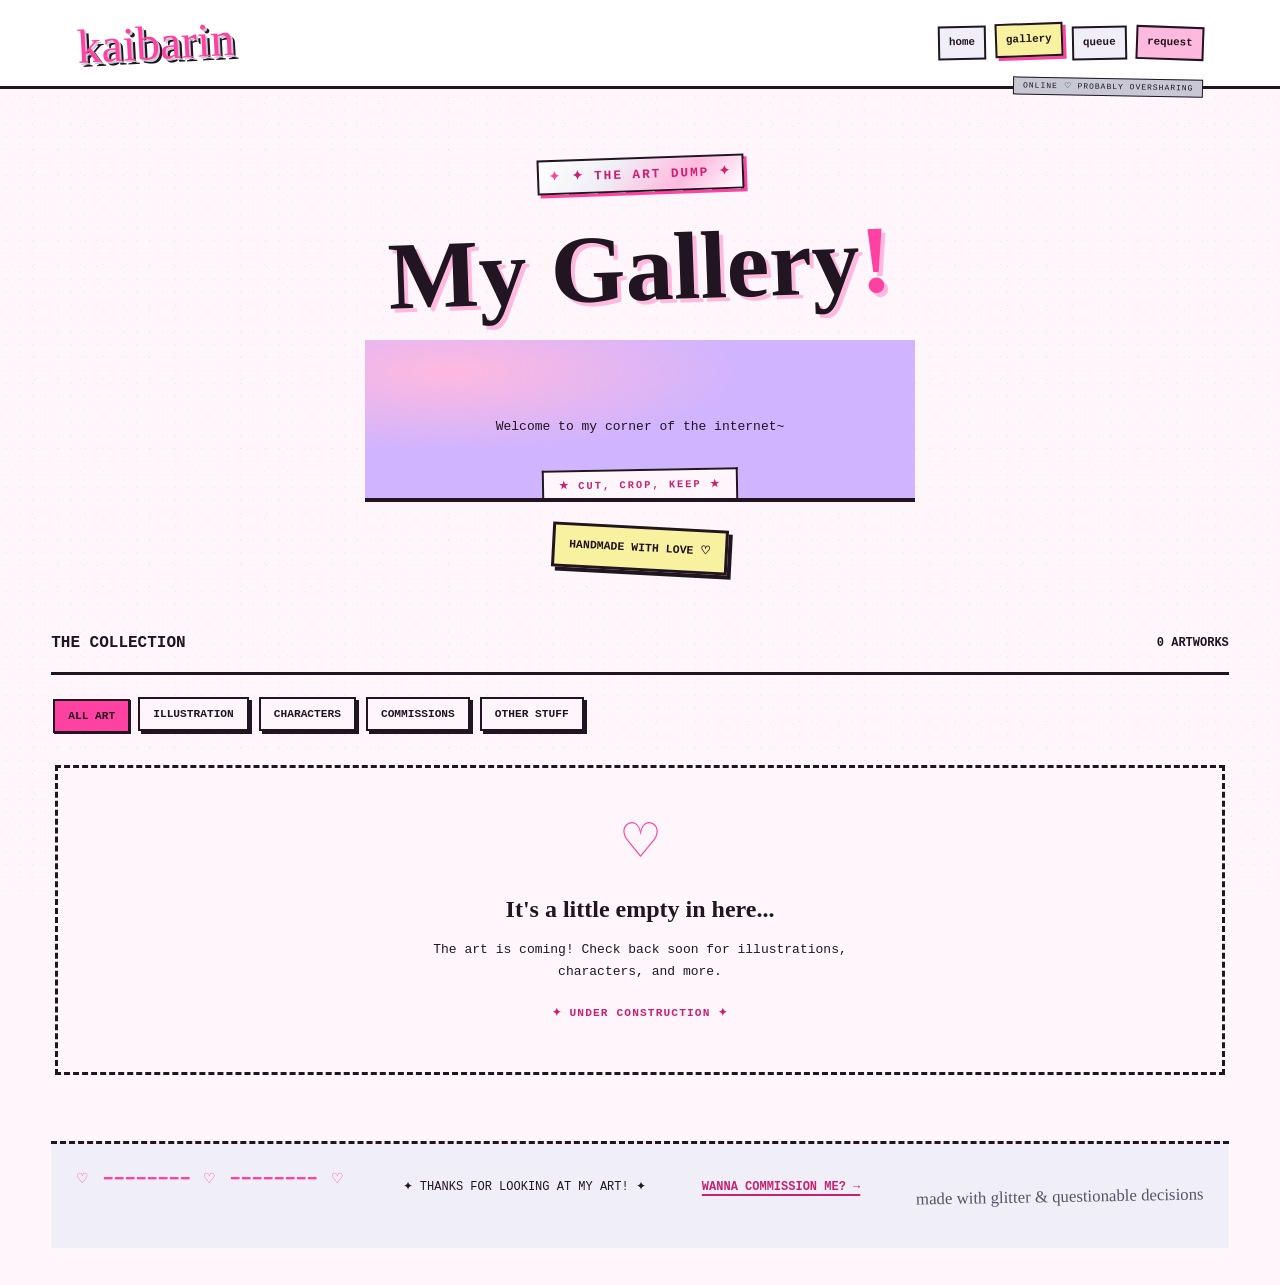
<file: gallery.html>
<!DOCTYPE html>
<html lang="en">

<head>
    <meta charset="UTF-8">
    <meta name="viewport" content="width=device-width, initial-scale=1.0">

    <title>Kaibarin | Art Gallery</title>

    <link rel="stylesheet" href="style.css">

<script src="script.js" defer></script>

</head>

<body>

    <header class="navbar">
        <a class="logo" href="index.html">kaibarin</a>

        <nav aria-label="Main navigation">
            <a href="index.html">Home</a>
            <a href="gallery.html" class="active"
               aria-current="page">Gallery</a>
            <a href="queue.html">Queue</a>
            <a href="request.html">Request</a>
        </nav>
    </header>

    <main class="gallery-page">

        <section class="gallery-header">
            <p class="eyebrow">✦ THE ART DUMP ✦</p>

            <h1>My Gallery<span>!</span></h1>

            <p class="gallery-intro">
                Welcome to my corner of the internet~
            </p>

            <div class="gallery-sticker">
                HANDMADE WITH LOVE ♡
            </div>
        </section>

        <section class="gallery-content"
                 aria-label="Artwork gallery">

            <div class="gallery-toolbar">
                <h2>THE COLLECTION</h2>

                <p class="gallery-total">
                    <span id="gallery-count">0</span> ARTWORKS
                </p>
            </div>

            <div class="gallery-filters"
                 role="group"
                 aria-label="Filter artwork by category">

                <button class="gallery-filter active"
                        type="button"
                        data-filter="all"
                        aria-pressed="true">
                    ALL ART
                </button>

                <button class="gallery-filter"
                        type="button"
                        data-filter="illustration"
                        aria-pressed="false">
                    ILLUSTRATION
                </button>

                <button class="gallery-filter"
                        type="button"
                        data-filter="character"
                        aria-pressed="false">
                    CHARACTERS
                </button>

                <button class="gallery-filter"
                        type="button"
                        data-filter="commission"
                        aria-pressed="false">
                    COMMISSIONS
                </button>

                <button class="gallery-filter"
                        type="button"
                        data-filter="other"
                        aria-pressed="false">
                    OTHER STUFF
                </button>

            </div>

            <div class="gallery-grid" id="gallery-grid">

             
                <div class="gallery-empty" id="gallery-empty">
                    <span class="empty-doodle" aria-hidden="true">♡</span>

                    <h3>It's a little empty in here...</h3>

                    <p>
                        The art is coming! Check back soon for
                        illustrations, characters, and more.
                    </p>

                    <span class="empty-decoration">
                        ✦ UNDER CONSTRUCTION ✦
                    </span>
                </div>

            </div>

        </section>

        <footer class="gallery-footer">
            <p>✦ THANKS FOR LOOKING AT MY ART! ✦</p>
            <a href="request.html">WANNA COMMISSION ME? →</a>
        </footer>

    </main>

</body>
</html>
</file>
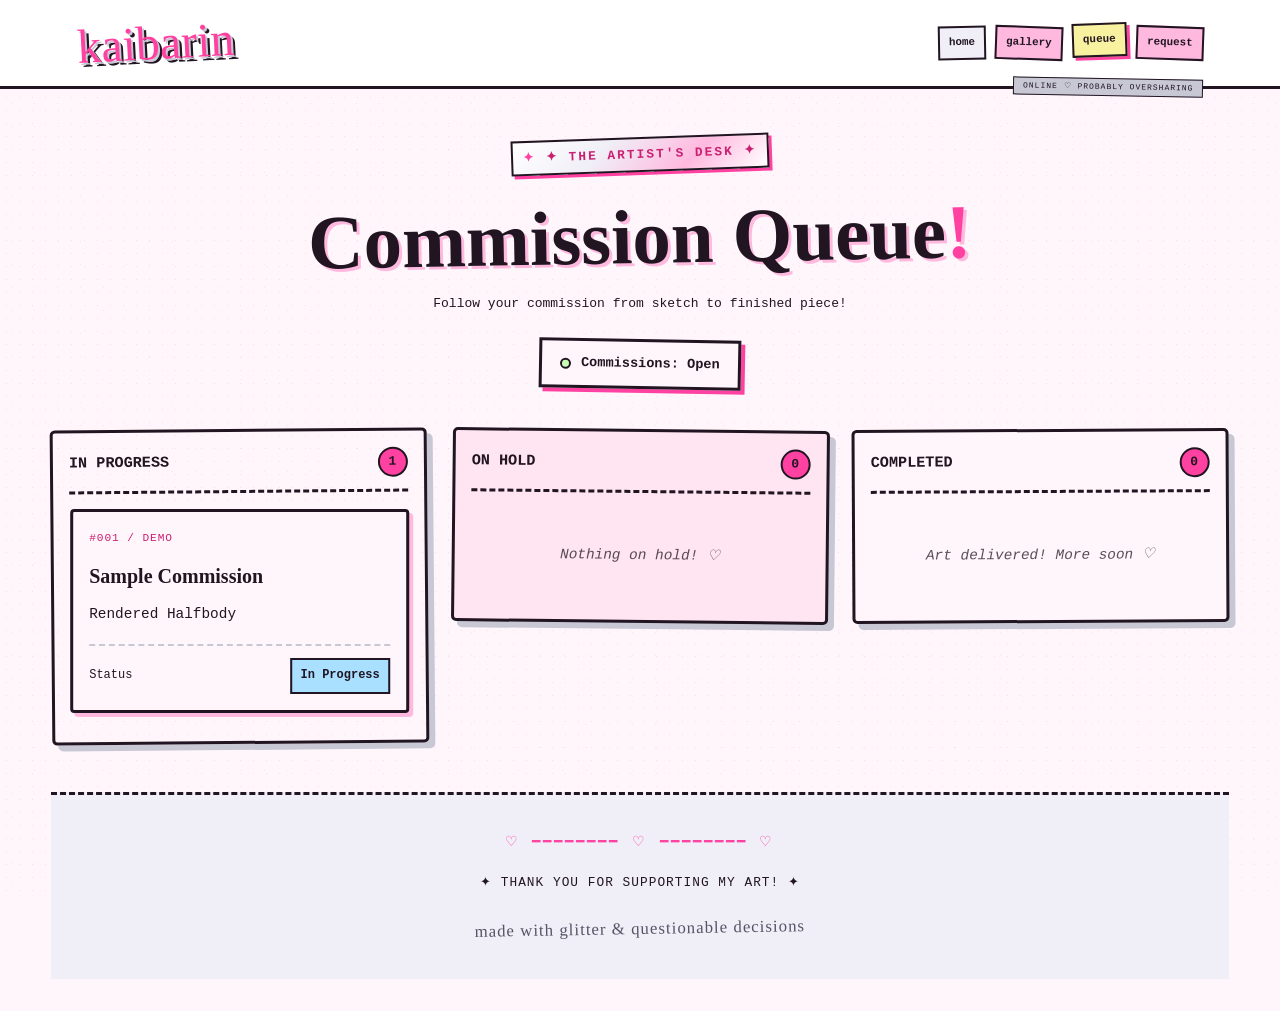
<file: queue.html>
<!DOCTYPE html>
<html lang="en">

<head>
    <meta charset="UTF-8">
    <meta name="viewport" content="width=device-width, initial-scale=1.0">

    <title>Kaibarin | Commission Queue</title>

    <link rel="stylesheet" href="style.css">
  
<script src="script.js" defer></script>


</head>

<body>

    <header class="navbar">
        <a class="logo" href="index.html">kaibarin</a>

        <nav aria-label="Main navigation">
            <a href="index.html">Home</a>
            <a href="gallery.html">Gallery</a>
            <a href="queue.html" class="active" aria-current="page">Queue</a>
            <a href="request.html">Request</a>
        </nav>
    </header>

    <main class="queue-page">

        <section class="queue-header">
            <p class="eyebrow">✦ THE ARTIST'S DESK ✦</p>

            <h1>Commission Queue<span>!</span></h1>

            <p class="queue-intro">
                Follow your commission from sketch to finished piece!
            </p>

            <div class="queue-status" id="commission-status">
                <span class="status-indicator" aria-hidden="true"></span>
                <span>Commissions: Open</span>
            </div>
        </section>

        <section class="queue-container" aria-label="Commission statuses">

            <section class="queue-column" data-status="in-progress">
                <header class="queue-column-header">
                    <h2>IN PROGRESS</h2>
                    <span class="queue-count" data-count="in-progress">1</span>
                </header>

                <div class="queue-cards" id="in-progress-list">

                    <article class="commission-card" data-commission-id="sample-001">
                        <p class="commission-number">#001 / DEMO</p>
                        <h3>Sample Commission</h3>
                        <p class="commission-type">Rendered Halfbody</p>

                        <div class="commission-progress">
                            <span class="progress-label">Status</span>
                            <span class="commission-status-tag">In Progress</span>
                        </div>
                    </article>

                </div>
            </section>

            <section class="queue-column" data-status="on-hold">
                <header class="queue-column-header">
                    <h2>ON HOLD</h2>
                    <span class="queue-count" data-count="on-hold">0</span>
                </header>

                <div class="queue-cards" id="on-hold-list">
                    <p class="queue-empty">Nothing on hold! ♡</p>
                </div>
            </section>

            <section class="queue-column" data-status="completed">
                <header class="queue-column-header">
                    <h2>COMPLETED</h2>
                    <span class="queue-count" data-count="completed">0</span>
                </header>

                <div class="queue-cards" id="completed-list">
                    <p class="queue-empty">Art delivered! More soon ♡</p>
                </div>
            </section>

        </section>

        <footer class="queue-footer">
            <p>✦ THANK YOU FOR SUPPORTING MY ART! ✦</p>
        </footer>

    </main>

</body>
</html>
</file>
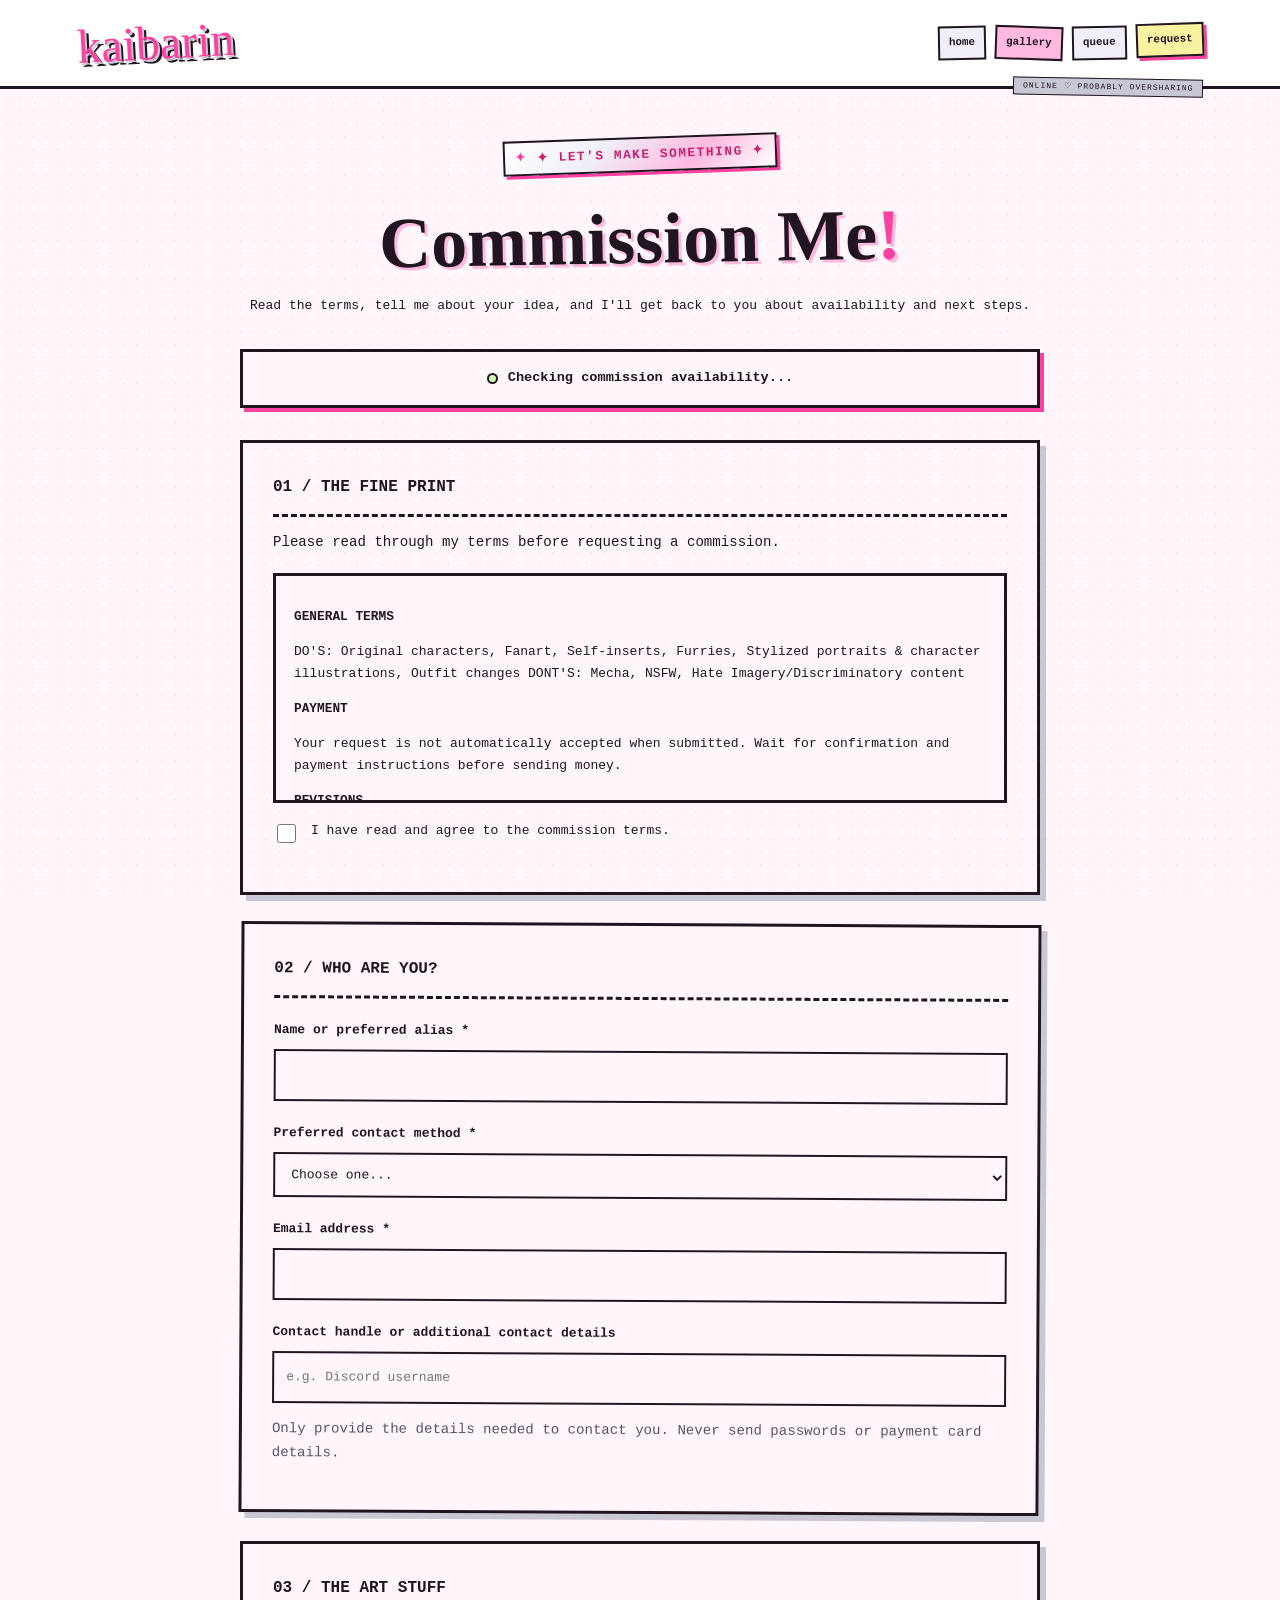
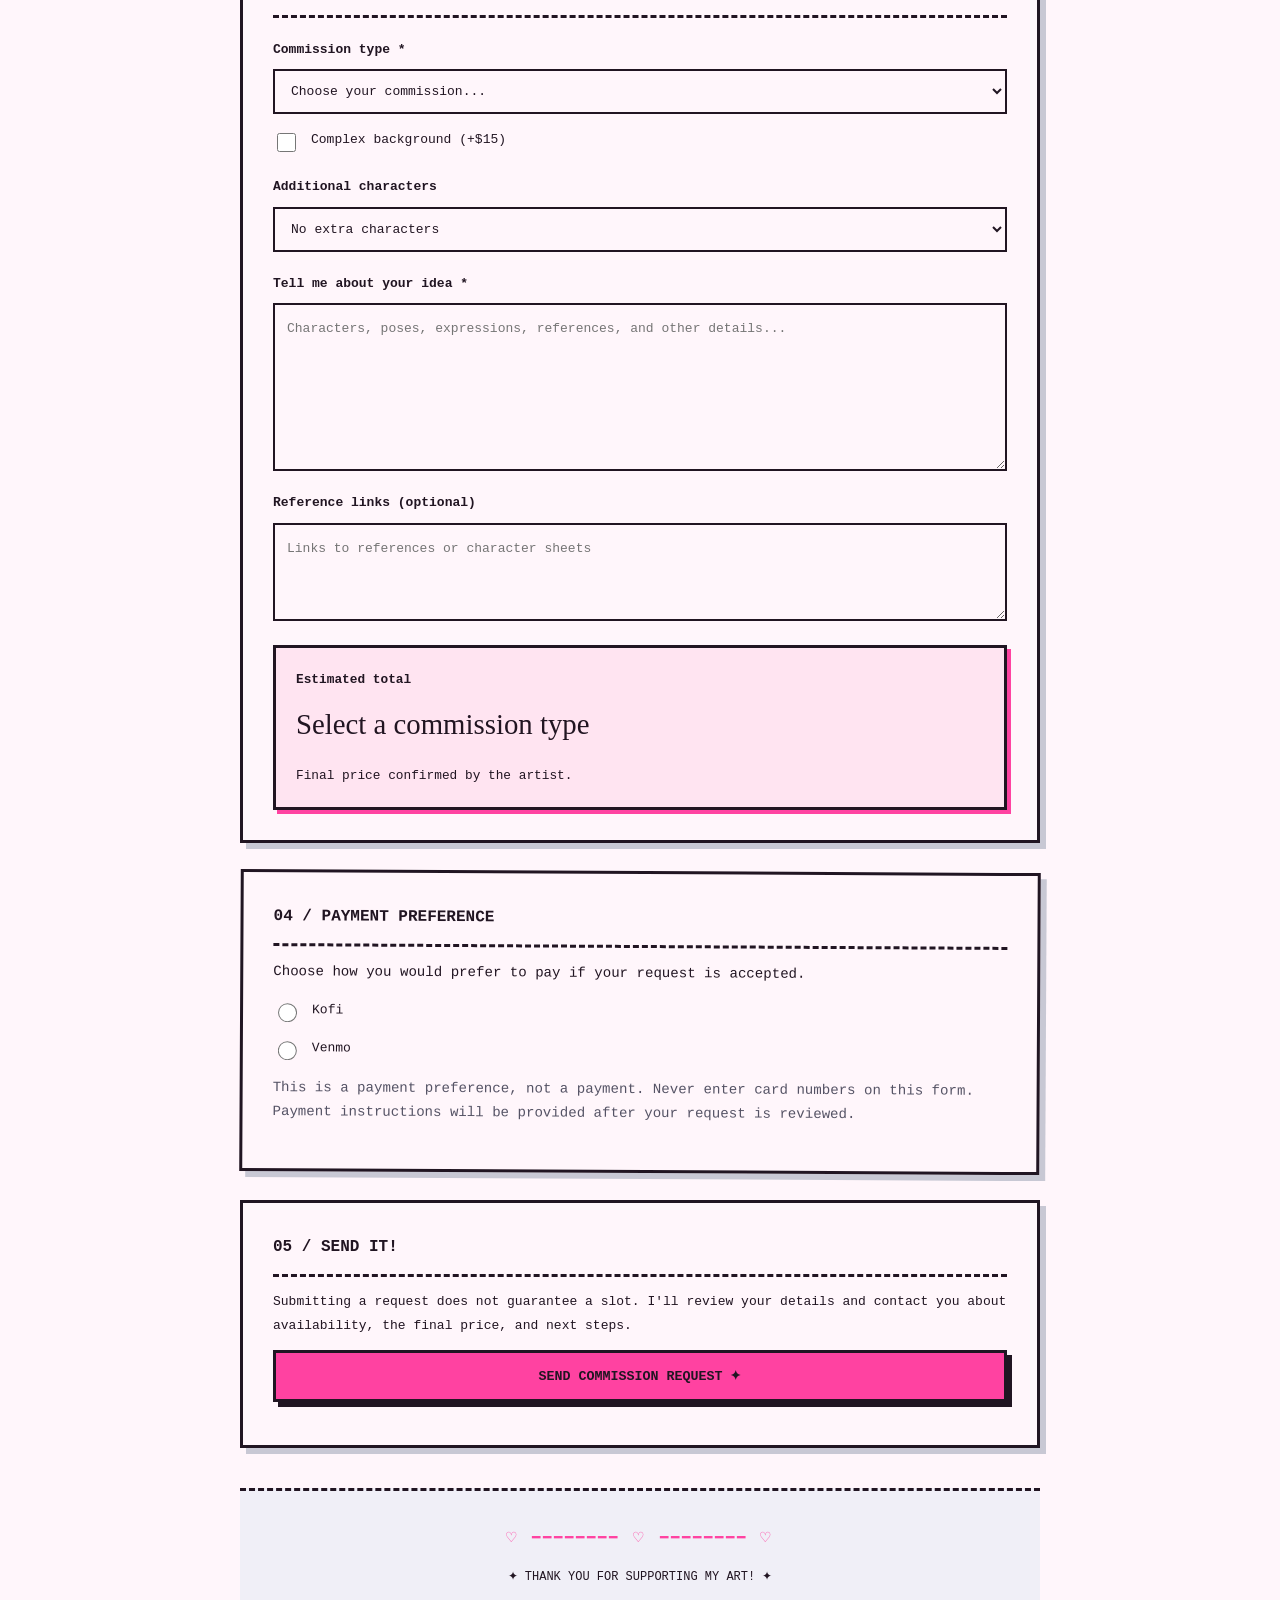
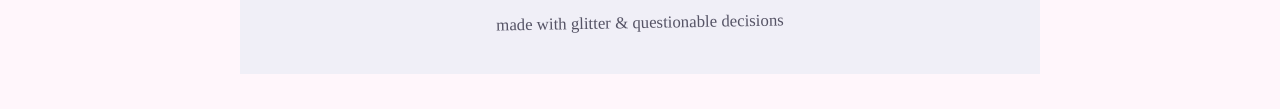
<file: request.html>
<!DOCTYPE html>
<html lang="en">

<head>
    <meta charset="UTF-8">
    <meta name="viewport" content="width=device-width, initial-scale=1.0">

    <title>Kaibarin | Commission Request</title>

    <link rel="stylesheet" href="style.css">

<script src="script.js" defer></script>

</head>

<body>

    <header class="navbar">
        <a class="logo" href="index.html">kaibarin</a>

        <nav aria-label="Main navigation">
            <a href="index.html">Home</a>
            <a href="gallery.html">Gallery</a>
            <a href="queue.html">Queue</a>
            <a href="request.html" class="active"
               aria-current="page">Request</a>
        </nav>
    </header>

    <main class="request-page">

        <header class="request-header">
            <p class="eyebrow">✦ LET'S MAKE SOMETHING ✦</p>
            <h1>Commission Me<span>!</span></h1>
            <p>
                Read the terms, tell me about your idea,
                and I'll get back to you about availability and next steps.
            </p>
        </header>

        <section class="request-availability" id="request-availability">
            <span class="status-indicator" aria-hidden="true"></span>
            <p id="availability-message">
                Checking commission availability...
            </p>
        </section>

        <form id="commission-request-form">

            <!-- TERMS -->

            <section class="request-section">
                <h2>01 / THE FINE PRINT</h2>

                <p class="section-description">
                    Please read through my terms before requesting
                    a commission.
                </p>

                <div class="terms-scroll" tabindex="0"
                     aria-label="Commission terms">

                    <h3>GENERAL TERMS</h3>
                    <p>
                       DO'S: Original characters, Fanart, Self-inserts, Furries, Stylized portraits & character illustrations, Outfit changes
                       DONT'S: Mecha, NSFW, Hate Imagery/Discriminatory content
                    </p>

                    <h3>PAYMENT</h3>
                    <p>
                        Your request is not automatically accepted
                        when submitted. Wait for confirmation and
                        payment instructions before sending money.
                    </p>

                    <h3>REVISIONS</h3>
                    <p>
                        Specify how many revisions are included,
                        which stages can be revised, and what
                        changes may cost extra.
                    </p>

                    <h3>REFUNDS & CANCELLATIONS</h3>
                    <p>
                        Explain your cancellation and refund policy
                        clearly, including how work already completed
                        is handled.
                    </p>

                    <h3>USAGE & CREDIT</h3>
                    <p>
                        Explain personal and commercial usage rights,
                        reposting permissions, and how you handle
                        credit for your artwork.
                    </p>

                    <h3>TURNAROUND</h3>
                    <p>
                        Explain your estimated delivery times and
                        how you communicate delays.
                    </p>

                    <h3>PRIVACY</h3>
                    <p>
                        Explain how you use and protect customer
                        contact information and commission details.
                    </p>

                </div>

                <label class="terms-agreement">
                    <input type="checkbox" id="terms-agree"
                           name="terms_agreed" required>
                    <span>
                        I have read and agree to the commission terms.
                    </span>
                </label>
            </section>

            <!-- CUSTOMER DETAILS -->

            <section class="request-section">
                <h2>02 / WHO ARE YOU?</h2>

                <label for="client-name">Name or preferred alias *</label>
                <input type="text" id="client-name" name="name"
                       autocomplete="name" maxlength="100" required>

                <label for="contact-method">Preferred contact method *</label>
                <select id="contact-method" name="contact_method" required>
                    <option value="">Choose one...</option>
                    <option value="email">Email</option>
                    <option value="discord">Discord</option>
                    <option value="instagram">Instagram</option>
                    <option value="other">Other</option>
                </select>

                <label for="client-email">Email address *</label>
                <input type="email" id="client-email" name="email"
                       autocomplete="email" maxlength="254" required>

                <label for="contact-handle">
                    Contact handle or additional contact details
                </label>
                <input type="text" id="contact-handle"
                       name="contact_handle" maxlength="150"
                       placeholder="e.g. Discord username">

                <p class="field-note">
                    Only provide the details needed to contact you.
                    Never send passwords or payment card details.
                </p>
            </section>

            <!-- COMMISSION DETAILS -->

            <section class="request-section">
                <h2>03 / THE ART STUFF</h2>

                <label for="commission-type">Commission type *</label>
                <select id="commission-type" name="commission_type"
                        required>
                    <option value="">Choose your commission...</option>
                    <option value="bust">Rendered Bust — $20</option>
                    <option value="halfbody">Rendered Halfbody — $25</option>
                    <option value="fullbody">Rendered Fullbody — $35</option>
                    <option value="chibi">Chibi — $15</option>
                </select>

                <label class="request-option">
                    <input type="checkbox" id="complex-background"
                           name="complex_background">
                    <span>Complex background (+$15)</span>
                </label>

                <label for="extra-characters">
                    Additional characters
                </label>
                <select id="extra-characters" name="extra_characters">
                    <option value="0">No extra characters</option>
                    <option value="1">1 extra character (+50% of base)</option>
                    <option value="2">2 extra characters (+100% of base)</option>
                    <option value="3">3 extra characters (+150% of base)</option>
                </select>

                <label for="commission-description">
                    Tell me about your idea *
                </label>
                <textarea id="commission-description"
                          name="description" rows="6"
                          maxlength="5000" required
                          placeholder="Characters, poses, expressions, references, and other details..."></textarea>

                <label for="reference-links">
                    Reference links (optional)
                </label>
                <textarea id="reference-links" name="reference_links"
                          rows="3" maxlength="2000"
                          placeholder="Links to references or character sheets"></textarea>

                <div class="price-preview" aria-live="polite">
                    <span>Estimated total</span>
                    <output id="estimated-price">Select a commission type</output>
                    <p>
                        Final price confirmed by the artist.
                    </p>
                </div>
            </section>

            <!-- PAYMENT PREFERENCE -->

            <section class="request-section">
                <h2>04 / PAYMENT PREFERENCE</h2>

                <p class="section-description">
                    Choose how you would prefer to pay if your
                    request is accepted.
                </p>

                <label class="request-option">
                    <input type="radio" name="payment_method"
                           value="paypal" required>
                    <span>Kofi</span>
                </label>

                <label class="request-option">
                    <input type="radio" name="payment_method"
                           value="venmo">
                    <span>Venmo </span>
                </label>

            

                <p class="field-note">
                    This is a payment preference, not a payment.
                    Never enter card numbers on this form.
                    Payment instructions will be provided after
                    your request is reviewed.
                </p>
            </section>

            <!-- SUBMISSION -->

            <section class="request-section request-submit">
                <h2>05 / SEND IT!</h2>

                <p>
                    Submitting a request does not guarantee a slot.
                    I'll review your details and contact you about
                    availability, the final price, and next steps.
                </p>

                <button type="submit" id="submit-request">
                    SEND COMMISSION REQUEST ✦
                </button>

                <p id="request-message" role="status"
                   aria-live="polite"></p>
            </section>

        </form>

        <footer class="request-footer">
            <p>✦ THANK YOU FOR SUPPORTING MY ART! ✦</p>
        </footer>

    </main>

</body>
</html>
</file>
<file: style.css>
nav {
  display: flex;
  align-items: center;
  gap: 20px;
}
.home-link {
  margin-left: auto;
}


.queue-container {
  display: grid;
  grid-template-columns: repeat(3, minmax(0, 1fr));
  gap: 20px;
  margin-top: 30px;
}
.queue-column {
  border: 1px solid #ccc;
  border-radius: 12px;
  padding: 16px;
  min-width: 0;
}
.commission-card {
  border: 1px solid #ddd;
  border-radius: 8px;
  padding: 12px;
  margin-bottom: 12px;
}
/* Stack columns on smaller screens */
@media (max-width: 650px) {
  .queue-container {
    grid-template-columns: 1fr;
  }
}


/* ==========================================
    PRETTY DISASTER
   PINK CHROME • GIRLHOOD • Y2K CHAOS
   MYSPACE ENERGY / DIARY GIRL / ALT ARTIST
========================================== */

@import url('https://fonts.googleapis.com/css2?family=Permanent+Marker&family=Patrick+Hand&family=Space+Mono:wght@400;700&family=DM+Serif+Display:ital@0;1&display=swap');

/* ---------- COLOR PALETTE ---------- */

:root {
    --pink: #ff42a1;
    --pink-dark: #c92172;
    --bubblegum: #ffb9df;
    --pale-pink: #ffe4f1;

    --silver: #c8c8d4;
    --chrome: #f0eff7;
    --steel: #89899c;
    --silver-dark: #555365;

    --blue: #a9dfff;
    --blue-dark: #637dff;
    --yellow: #f8f2a0;
    --purple: #d0b4ff;
    --green: #c8ffb4;

    --cream: #fff6fb;
    --paper: #ffffff;
    --ink: #211522;
    --night: #19131e;

    --font-chaos: 'Permanent Marker', cursive;
    --font-diary: 'Patrick Hand', cursive;
    --font-tech: 'Space Mono', monospace;
    --font-editorial: 'DM Serif Display', serif;
}

/* ---------- GLOBAL STYLES ---------- */

* {
    box-sizing: border-box;
}

html {
    scroll-behavior: smooth;
}

body {
    margin: 0;
    color: var(--ink);
    font-family: var(--font-tech);
    font-size: 13px;
    line-height: 1.8;
    overflow-wrap: break-word;

    background-color: var(--cream);
    background-image:
        radial-gradient(#ff42a128 0.8px, transparent 0.9px),
        radial-gradient(#89899c20 0.7px, transparent 0.9px);
    background-size: 13px 13px, 23px 23px;
}

::selection {
    color: var(--paper);
    background: var(--pink-dark);
}

a {
    color: inherit;
}

img {
    max-width: 100%;
}

/* ==========================================
   NAVIGATION — GIRL'S DESKTOP
========================================== */

.navbar {
    display: flex;
    align-items: center;
    flex-wrap: wrap;
    gap: 22px;
    padding: 19px 6%;

    background: var(--paper);
    border-bottom: 3px solid var(--ink);

    position: relative;
    z-index: 5;
}

.navbar::after {
    content: "ONLINE ♡ PROBABLY OVERSHARING";
    position: absolute;
    right: 6%;
    bottom: -10px;

    padding: 1px 9px;
    background: var(--silver);
    border: 1px solid var(--ink);

    font-family: var(--font-tech);
    font-size: 8px;
    letter-spacing: 1px;

    transform: rotate(1deg);
}

.logo {
    color: var(--pink);
    font-family: var(--font-chaos);
    font-size: clamp(2rem, 4vw, 3rem);
    line-height: 1;
    text-decoration: none;
    white-space: nowrap;

    transform: rotate(-3deg);
    text-shadow: 2px 2px 0 var(--silver),
                 4px 4px 0 var(--ink);

    transition: transform .2s ease;
}

.logo:hover {
    color: var(--pink-dark);
    transform: rotate(3deg) scale(1.06);
}

.navbar nav {
    display: flex;
    align-items: center;
    justify-content: flex-end;
    flex-wrap: wrap;
    gap: 9px;
    margin-left: auto;
}

.navbar nav a {
    padding: 5px 9px;

    border: 2px solid var(--ink);
    background: var(--paper);
    color: var(--ink);

    font-family: var(--font-tech);
    font-size: .68rem;
    font-weight: 700;
    text-decoration: none;
    text-transform: lowercase;

    transition:
        transform .2s,
        background .2s,
        box-shadow .2s;
}

.navbar nav a:nth-child(even) {
    background: var(--bubblegum);
    transform: rotate(2deg);
}

.navbar nav a:nth-child(odd) {
    background: var(--chrome);
    transform: rotate(-1deg);
}

.navbar nav a:hover,
.navbar nav a.active {
    background: var(--yellow);
    box-shadow: 3px 3px 0 var(--pink);
    transform: translateY(-3px) rotate(-2deg);
}

/* ==========================================
   EYEBROW LABELS — LITTLE DIARY STICKERS
========================================== */

.eyebrow {
    display: inline-block;
    margin: 0 0 12px;
    padding: 4px 10px;

    background: var(--chrome);
    border: 2px solid var(--ink);
    box-shadow: 3px 3px 0 var(--pink);

    font-family: var(--font-tech);
    font-size: .66rem;
    font-weight: 700;
    letter-spacing: 1px;
    text-transform: uppercase;

    transform: rotate(-2deg);
}

/* ==========================================
   HOMEPAGE HERO — SHE'S A LITTLE UNWELL
========================================== */

.hero {
    position: relative;
    isolation: isolate;
    padding: 115px 24px 120px;

    text-align: center;
    background:
        radial-gradient(ellipse at 20% 20%,
            #ffb9df 0%,
            transparent 40%),
        radial-gradient(ellipse at 85% 80%,
            #c8b0ff 0%,
            transparent 35%),
        var(--pink);

    border-bottom: 4px solid var(--ink);
    overflow: hidden;
}

/* Diagonal ticker */

.hero::before {
    content: "♡ TOO MUCH FEELING ♡ TOO MANY DOODLES ♡ ";

    position: absolute;
    top: 24px;
    left: -4%;
    width: 108%;
    padding: 8px 0;

    background: var(--ink);
    color: var(--chrome);

    font-family: var(--font-tech);
    font-size: .68rem;
    font-weight: 700;
    letter-spacing: 2px;
    white-space: nowrap;

    transform: rotate(-2deg);
    z-index: -1;
}

/* Handwritten chaos */


.hero h1 {
    position: relative;
    max-width: 1000px;
    margin: 38px auto;

    color: var(--paper);
    font-family: var(--font-chaos);
    font-size: clamp(3.5rem, 10vw, 8rem);
    font-weight: normal;
    line-height: .95;
    letter-spacing: -2px;

    -webkit-text-stroke: .5px var(--ink);
    text-shadow:
        3px 3px 0 var(--ink),
        6px 6px 0 var(--silver);

    transform: rotate(-2deg);
}

.hero-text {
    max-width: 500px;
    margin: 35px auto;
    padding: 18px 22px;

    border: 2px solid var(--ink);
    background: var(--paper);
    box-shadow: 7px 7px 0 var(--ink);

    font-size: .8rem;
    text-align: left;
    transform: rotate(1deg);
}

/* ==========================================
   BUTTONS — CLICK ME I'M CUTE
========================================== */

.button,
.button-light {
    display: inline-block;
    padding: 12px 22px;

    border: 2px solid var(--ink);
    border-radius: 0;
    background: var(--pink);
    color: var(--paper);

    font-family: var(--font-chaos);
    font-size: 1.1rem;
    text-decoration: none;

    box-shadow: 5px 5px 0 var(--ink);
    transform: rotate(-2deg);

    transition:
        transform .15s,
        box-shadow .15s,
        background .15s;
}

.button-light {
    background: var(--chrome);
    color: var(--ink);
    box-shadow: 5px 5px 0 var(--pink-dark);
}

.button:hover,
.button-light:hover {
    background: var(--yellow);
    color: var(--ink);
    box-shadow: 2px 2px 0 var(--ink);
    transform: translate(3px, 3px) rotate(2deg);
}

/* ==========================================
   FEATURED ART — THE BEDROOM WALL
========================================== */

.featured {
    position: relative;
    padding: 85px 7%;
    text-align: center;
}

.section-heading {
    margin-bottom: 55px;
}

.section-heading h2,
.about h2 {
    display: inline-block;
    margin: 0;
    padding: 8px 15px;

    border: 2px solid var(--ink);
    background: var(--chrome);

    font-family: var(--font-chaos);
    font-size: clamp(2rem, 5vw, 3.5rem);
    font-weight: normal;
    line-height: 1.15;

    box-shadow: 5px 5px 0 var(--pink);
    transform: rotate(-2deg);
}

.section-heading > p:not(.eyebrow) {
    margin-top: 20px;
    font-family: var(--font-diary);
    font-size: 1.3rem;
}

/* Artwork layout */

.art-grid,
.gallery-grid {
    display: grid;
    grid-template-columns: repeat(3, minmax(0, 1fr));
    gap: 35px 28px;
}

/* ==========================================
   ART CARDS — EVERY PHOTO HAS A STORY
========================================== */

.art-card {
    position: relative;
    min-width: 0;
    padding: 12px;

    border: 2px solid var(--ink);
    border-radius: 0;
    background: var(--paper);
    box-shadow: 6px 6px 0 var(--ink);

    text-align: left;
    transition:
        transform .25s ease,
        box-shadow .25s ease;
}

.art-card:nth-child(6n + 1) {
    transform: rotate(-3deg);
    background: var(--bubblegum);
    box-shadow: 6px 6px 0 var(--ink);
}

.art-card:nth-child(6n + 2) {
    transform: rotate(2deg) translateY(8px);
    background: var(--chrome);
    box-shadow: 6px 6px 0 var(--pink);
}

.art-card:nth-child(6n + 3) {
    transform: rotate(-1deg);
    background: var(--paper);
    box-shadow: 6px 6px 0 var(--purple);
}

.art-card:nth-child(6n + 4) {
    transform: rotate(3deg) translateY(-5px);
    background: var(--pale-pink);
    box-shadow: 6px 6px 0 var(--silver-dark);
}

.art-card:nth-child(6n + 5) {
    transform: rotate(-2deg);
    background: var(--paper);
    box-shadow: 6px 6px 0 var(--pink);
}

.art-card:nth-child(6n) {
    transform: rotate(2deg) translateY(6px);
    background: var(--purple);
    box-shadow: 6px 6px 0 var(--ink);
}

.art-card:hover {
    z-index: 2;
    transform: translateY(-8px) rotate(0deg) scale(1.025);
    box-shadow: 9px 9px 0 var(--pink);
}

/* Artwork images */

.art-card img {
    display: block;
    width: 100%;
    aspect-ratio: 4 / 5;
    object-fit: cover;

    border: 2px solid var(--ink);
    background: var(--chrome);

    filter: saturate(.88);
    transition: filter .25s;
}

.art-card:hover img {
    filter: saturate(1.2) contrast(1.04);
}

.art-card h3 {
    margin: 14px 0 0;

    font-family: var(--font-chaos);
    font-size: clamp(1.2rem, 2.5vw, 1.7rem);
    font-weight: normal;
    line-height: 1.2;
}

.art-card p {
    margin: 8px 0 2px;
    font-family: var(--font-tech);
    font-size: .7rem;
}

/* Gallery link */

.text-link {
    display: inline-block;
    margin-top: 45px;
    padding: 9px 14px;

    border: 2px solid var(--ink);
    background: var(--chrome);
    color: var(--ink);

    font-family: var(--font-tech);
    font-size: .75rem;
    font-weight: 700;
    text-decoration: none;

    box-shadow: 4px 4px 0 var(--pink);
    transform: rotate(2deg);
    transition: .2s;
}

.text-link:hover {
    background: var(--pink);
    color: var(--paper);
    transform: rotate(-2deg) translateY(-3px);
}

/* ==========================================
   ABOUT — UNSENT LETTERS & BAD DECISIONS
========================================== */

.about {
    position: relative;
    padding: 85px 24px;

    border-top: 4px dashed var(--ink);
    border-bottom: 4px dashed var(--ink);

    background:
        radial-gradient(circle at 90% 20%,
            #ffffff75 0 2px,
            transparent 3px),
        var(--purple);

    background-size: 24px 24px;
    text-align: center;
    overflow: hidden;
}

.about h2 {
    background: var(--pink);
    color: var(--paper);
    box-shadow: 6px 6px 0 var(--ink);
    transform: rotate(2deg);
}

.about > p:not(.eyebrow) {
    max-width: 550px;
    margin: 28px auto;
    padding: 22px;

    border: 2px solid var(--ink);
    background: var(--paper);
    box-shadow: 6px 6px 0 var(--ink);

    font-family: var(--font-diary);
    font-size: 1.35rem;
    line-height: 1.6;
    text-align: left;
    transform: rotate(-1deg);
}

/* ==========================================
   GALLERY PAGE — PINK FLASH PHOTOGRAPHY
========================================== */

.gallery-intro {
    position: relative;
    padding: 75px 24px 60px;

    border-bottom: 4px solid var(--ink);
    background:
        radial-gradient(ellipse at 15% 20%,
            #ffb9df 0%,
            transparent 45%),
        var(--purple);

    text-align: center;
    overflow: hidden;
}

.gallery-intro h1 {
    margin: 20px 0;

    color: var(--paper);
    font-family: var(--font-chaos);
    font-size: clamp(3.5rem, 10vw, 7rem);
    font-weight: normal;
    line-height: 1;

    text-shadow:
        3px 3px 0 var(--ink),
        6px 6px 0 var(--silver-dark);

    transform: rotate(-2deg);
}

.gallery-section {
    padding: 70px 7% 95px;

    background-color: var(--cream);
    background-image:
        radial-gradient(#ff42a118 .8px, transparent 1px);
    background-size: 12px 12px;
}

/* ==========================================
   FOOTER — LOVE YOU BYEEE
========================================== */

footer {
    padding: 35px 25px;

    border-top: 3px dashed var(--ink);
    background: var(--chrome);

    text-align: center;
    font-size: .75rem;
}

.social-links {
    display: flex;
    justify-content: center;
    flex-wrap: wrap;
    gap: 13px;
}

.social-links a {
    display: inline-block;
    padding: 5px 10px;

    border: 2px solid var(--ink);
    background: var(--pink);
    color: var(--paper);

    font-family: var(--font-tech);
    font-size: .72rem;
    font-weight: 700;
    text-decoration: none;

    transition: .2s;
}

.social-links a:nth-child(even) {
    background: var(--paper);
    color: var(--ink);
    transform: rotate(2deg);
}

.social-links a:nth-child(odd) {
    transform: rotate(-1deg);
}

.social-links a:hover {
    background: var(--yellow);
    color: var(--ink);
    box-shadow: 3px 3px 0 var(--pink);
    transform: rotate(-2deg) translateY(-3px);
}

/* ==========================================
   EXTRA DETAILS — GIRL MATH
========================================== */

.system-label {
    color: var(--silver-dark);
    font-family: var(--font-tech);
    font-size: .6rem;
    letter-spacing: 1px;
    text-transform: uppercase;
}

.angel-note {
    display: inline-block;
    color: var(--pink-dark);
    font-family: var(--font-diary);
    font-size: 1.6rem;
    font-weight: 400;
    transform: rotate(-4deg);
}

.angel-caption {
    color: var(--pink-dark);
    font-family: var(--font-editorial);
    font-size: 1.5rem;
    font-style: italic;
}

/* ==========================================
   RESPONSIVE — MAIN CHARACTER ON MOBILE
========================================== */

@media (max-width: 700px) {
    .navbar {
        flex-direction: column;
        gap: 18px;
        padding: 22px 5%;
    }

    .navbar::after {
        right: 4%;
        font-size: 7px;
    }

    .navbar nav {
        justify-content: center;
        margin-left: 0;
        gap: 8px;
    }

    .navbar nav a {
        font-size: .65rem;
        padding: 5px 7px;
    }

    .hero {
        padding: 100px 20px 110px;
    }

    .hero::before {
        font-size: .58rem;
        letter-spacing: 1px;
    }

    .hero h1 {
        font-size: clamp(3.5rem, 12vw, 6rem);
    }

    .hero-text {
        margin: 28px auto;
        padding: 14px;
    }

    .art-grid,
    .gallery-grid {
        grid-template-columns: repeat(2, minmax(0, 1fr));
        gap: 24px 18px;
    }

    .featured,
    .gallery-section {
        padding: 55px 6%;
    }

    .art-card {
        padding: 8px;
    }

    .art-card h3 {
        font-size: 1.15rem;
    }

    .about {
        padding: 65px 20px;
    }
}

@media (max-width: 450px) {
    .art-grid,
    .gallery-grid {
        grid-template-columns: 1fr;
        gap: 28px;
    }

    .art-card:nth-child(n) {
        transform: rotate(-1deg);
    }

    .art-card:nth-child(even) {
        transform: rotate(2deg);
    }

    .hero h1 {
        font-size: clamp(3rem, 14vw, 4.5rem);
    }

    .section-heading h2,
    .about h2 {
        font-size: 2rem;
    }

    .gallery-intro h1 {
        font-size: 3.5rem;
    }

    .hero::after {
        font-size: 1.5rem;
    }
}

/* ==========================================
   ACCESSIBILITY
========================================== */

:focus-visible {
    outline: 3px solid var(--blue-dark);
    outline-offset: 4px;
}

@media (prefers-reduced-motion: reduce) {
    html {
        scroll-behavior: auto;
    }

    *,
    *::before,
    *::after {
        transition-duration: .01ms !important;
        animation-duration: .01ms !important;
    }
}




/* ==========================================
   EXTRA DECOR PACK — STICKERBOOK GIRL
   CHROME HEARTS • GLITTER • DIARY DOODLES
========================================== */

/* --- 1. TINY STAR CURSOR TRAIL VIBE --- */

body {
    background-attachment: fixed;
}

::selection {
    color: white;
    background: #ff42a1;
}

/* Sparkle decorations on section headings */

.section-heading h2,
.about h2 {
    position: relative;
}

.section-heading h2::after {
    content: "✧";
    position: absolute;
    top: -22px;
    right: -19px;
    color: var(--pink);
    font-family: Georgia, serif;
    font-size: 2rem;
    text-shadow: 2px 2px 0 var(--ink);
    transform: rotate(15deg);
}

.about h2::before {
    content: "♡";
    position: absolute;
    top: -19px;
    left: -23px;
    color: white;
    font-size: 1.8rem;
    text-shadow: 2px 2px 0 var(--ink);
    transform: rotate(-15deg);
}

/* --- 2. HERO STICKERS --- */

.hero {
    background-image:
        radial-gradient(circle at 12% 42%,
            #ffffffb5 0 2px, transparent 3px),
        radial-gradient(circle at 83% 34%,
            #ffffffa8 0 2px, transparent 3px),
        radial-gradient(ellipse at 20% 20%,
            #ffb9df 0%, transparent 40%),
        radial-gradient(ellipse at 85% 80%,
            #c8b0ff 0%, transparent 35%),
        linear-gradient(135deg, #ff42a1, #ff80c5 55%, #c7a2ff);
    background-size: auto, auto, auto, auto, auto;
}

.hero h1::before {
    content: "★";
    position: absolute;
    top: -22px;
    left: 5%;
    color: var(--yellow);
    font-size: .3em;
    -webkit-text-stroke: 1px var(--ink);
    text-shadow: 3px 3px 0 var(--ink);
    transform: rotate(-15deg);
}

.hero h1::after {
    content: "♡";
    position: absolute;
    right: 3%;
    bottom: -15px;
    color: var(--bubblegum);
    font-size: .38em;
    -webkit-text-stroke: 1px var(--ink);
    text-shadow: 3px 3px 0 var(--ink);
    transform: rotate(16deg);
}

/* Tiny handwritten note sticker */

.hero-text {
    position: relative;
}

.hero-text::after {
    content: "xoxo ♡";
    position: absolute;
    top: -19px;
    right: 12px;
    padding: 2px 9px;
    border: 1px solid var(--ink);
    background: var(--yellow);
    color: var(--ink);
    font-family: var(--font-diary);
    font-size: 1rem;
    transform: rotate(7deg);
}

/* --- 3. SHINY STICKER LABELS --- */

.eyebrow {
    position: relative;
    background: linear-gradient(
        135deg,
        white 0%,
        var(--chrome) 35%,
        var(--bubblegum) 70%,
        white 100%
    );
}

.eyebrow::before {
    content: "✦ ";
    color: var(--pink);
}

/* --- 4. POLAROID PHOTO CARDS --- */

.art-card {
    overflow: visible;
}

.art-card::before {
    content: "♡";
    position: absolute;
    top: -15px;
    left: 14px;
    z-index: 3;
    display: grid;
    place-items: center;
    width: 29px;
    height: 29px;
    border: 1.5px solid var(--ink);
    border-radius: 50%;
    background: var(--pink);
    color: white;
    font-size: 1rem;
    transform: rotate(-13deg);
    box-shadow: 2px 2px 0 var(--ink);
}

.art-card:nth-child(3n + 2)::before {
    content: "✧";
    background: var(--yellow);
    color: var(--ink);
}

.art-card:nth-child(3n)::before {
    content: "★";
    background: var(--blue);
    color: var(--ink);
}

/* Photo number and timestamp */

.art-card img {
    position: relative;
}

.art-card p {
    color: var(--silver-dark);
    letter-spacing: .2px;
}

.art-card h3::after {
    content: " ୨ৎ";
    color: var(--pink-dark);
    font-family: var(--font-diary);
    font-size: .85em;
}

/* --- 5. CUTE HOVER SPARKLES --- */

.art-card:hover {
    box-shadow: 0 0 0 3px white,
                0 0 0 5px var(--pink),
                9px 9px 0 var(--ink);
}

.navbar nav a {
    position: relative;
}

.navbar nav a:hover::after {
    content: "♥";
    position: absolute;
    top: -13px;
    right: -5px;
    color: var(--pink);
    font-size: 13px;
}

/* --- 6. DIARY DOODLES AROUND ABOUT --- */

.about::before {
    content: "✧ DREAM GIRL ✧";
    position: absolute;
    top: 24px;
    left: 3%;
    padding: 5px 10px;
    border: 2px solid var(--ink);
    background: var(--yellow);
    color: var(--ink);
    font-size: .62rem;
    font-weight: 700;
    letter-spacing: 1px;
    transform: rotate(-8deg);
}

.about::after {
    content: "♡ xoxo ♡";
    position: absolute;
    right: 4%;
    bottom: 15px;
    color: white;
    font-family: var(--font-chaos);
    font-size: clamp(1.2rem, 3vw, 2rem);
    text-shadow: 2px 2px 0 var(--ink);
    transform: rotate(-8deg);
    pointer-events: none;
}

/* --- 7. CANDY-CHROME BUTTONS --- */

.button,
.button-light,
.text-link {
    position: relative;
    background-image: linear-gradient(
        135deg,
        transparent 35%,
        #ffffff55 48%,
        transparent 60%
    );
    background-size: 220% 100%;
    background-position: 100% 0;
}

.button:hover,
.button-light:hover,
.text-link:hover {
    background-position: 0 0;
}

/* --- 8. GALLERY SCRAPBOOK DIVIDER --- */

.gallery-intro::after {
    content: "★ CUT, CROP, KEEP ★";
    position: absolute;
    bottom: -1px;
    left: 50%;
    padding: 5px 15px;
    border: 2px solid var(--ink);
    border-bottom: 0;
    background: var(--cream);
    color: var(--pink-dark);
    font-size: .65rem;
    font-weight: 700;
    letter-spacing: 2px;
    white-space: nowrap;
    transform: translateX(-50%) rotate(-1deg);
}

/* --- 9. FOOTER SIGN-OFF --- */

footer::before {
    content: "♡ ━━━━━━━━ ♡ ━━━━━━━━ ♡";
    display: block;
    margin-bottom: 15px;
    color: var(--pink);
    font-size: .9rem;
    letter-spacing: 3px;
}

footer::after {
    content: "made with glitter & questionable decisions";
    display: block;
    margin-top: 20px;
    color: var(--silver-dark);
    font-family: var(--font-diary);
    font-size: 1.05rem;
    transform: rotate(-1deg);
}

/* --- 10. CUTE SCROLLBAR --- */

::-webkit-scrollbar {
    width: 12px;
}

::-webkit-scrollbar-track {
    background: var(--pale-pink);
    border-left: 2px solid var(--ink);
}

::-webkit-scrollbar-thumb {
    border: 2px solid var(--ink);
    background: linear-gradient(
        var(--pink),
        var(--purple),
        var(--chrome)
    );
}

::-webkit-scrollbar-thumb:hover {
    background: var(--pink-dark);
}

/* --- 11. MOBILE DECOR FIXES --- */

@media (max-width: 700px) {
    .hero h1::before {
        left: 0;
        top: -18px;
    }

    .hero h1::after {
        right: 0;
        bottom: -10px;
    }

    .about::before {
        top: 10px;
        left: 5px;
        font-size: .5rem;
    }

    .about::after {
        right: 5px;
        bottom: 4px;
        font-size: 1rem;
    }

    .section-heading h2::after {
        right: -10px;
        top: -16px;
    }
}

/* --- 12. REDUCE MOTION FOR ACCESSIBILITY --- */

@media (prefers-reduced-motion: reduce) {
    .art-card,
    .art-card:hover,
    .button,
    .button-light,
    .text-link {
        transform: none;
    }
}



/* ==========================================
    PRETTY DISASTER
   PINK CHROME • GIRLHOOD • Y2K CHAOS
   MYSPACE ENERGY / DIARY GIRL / ALT ARTIST
========================================== */

@import url('https://fonts.googleapis.com/css2?family=Permanent+Marker&family=Patrick+Hand&family=Space+Mono:wght@400;700&family=DM+Serif+Display:ital@0;1&display=swap');

/* ---------- COLOR PALETTE ---------- */

:root {
    --pink: #ff42a1;
    --pink-dark: #c92172;
    --bubblegum: #ffb9df;
    --pale-pink: #ffe4f1;

    --silver: #c8c8d4;
    --chrome: #f0eff7;
    --steel: #89899c;
    --silver-dark: #555365;

    --blue: #a9dfff;
    --blue-dark: #637dff;
    --yellow: #f8f2a0;
    --purple: #d0b4ff;
    --green: #c8ffb4;

    --cream: #fff6fb;
    --paper: #ffffff;
    --ink: #211522;
    --night: #19131e;

    --font-chaos: 'Permanent Marker', cursive;
    --font-diary: 'Patrick Hand', cursive;
    --font-tech: 'Space Mono', monospace;
    --font-editorial: 'DM Serif Display', serif;
}

/* ---------- GLOBAL STYLES ---------- */

* {
    box-sizing: border-box;
}

html {
    scroll-behavior: smooth;
}

body {
    margin: 0;
    color: var(--ink);
    font-family: var(--font-tech);
    font-size: 13px;
    line-height: 1.8;
    overflow-wrap: break-word;

    background-color: var(--cream);
    background-image:
        radial-gradient(#ff42a128 0.8px, transparent 0.9px),
        radial-gradient(#89899c20 0.7px, transparent 0.9px);
    background-size: 13px 13px, 23px 23px;
}

::selection {
    color: var(--paper);
    background: var(--pink-dark);
}

a {
    color: inherit;
}

img {
    max-width: 100%;
}

/* ==========================================
   NAVIGATION — GIRL'S DESKTOP
========================================== */

.navbar {
    display: flex;
    align-items: center;
    flex-wrap: wrap;
    gap: 22px;
    padding: 19px 6%;

    background: var(--paper);
    border-bottom: 3px solid var(--ink);

    position: relative;
    z-index: 5;
}

.navbar::after {
    content: "ONLINE ♡ PROBABLY OVERSHARING";
    position: absolute;
    right: 6%;
    bottom: -10px;

    padding: 1px 9px;
    background: var(--silver);
    border: 1px solid var(--ink);

    font-family: var(--font-tech);
    font-size: 8px;
    letter-spacing: 1px;

    transform: rotate(1deg);
}

.logo {
    color: var(--pink);
    font-family: var(--font-chaos);
    font-size: clamp(2rem, 4vw, 3rem);
    line-height: 1;
    text-decoration: none;
    white-space: nowrap;

    transform: rotate(-3deg);
    text-shadow: 2px 2px 0 var(--silver),
                 4px 4px 0 var(--ink);

    transition: transform .2s ease;
}

.logo:hover {
    color: var(--pink-dark);
    transform: rotate(3deg) scale(1.06);
}

.navbar nav {
    display: flex;
    align-items: center;
    justify-content: flex-end;
    flex-wrap: wrap;
    gap: 9px;
    margin-left: auto;
}

.navbar nav a {
    padding: 5px 9px;

    border: 2px solid var(--ink);
    background: var(--paper);
    color: var(--ink);

    font-family: var(--font-tech);
    font-size: .68rem;
    font-weight: 700;
    text-decoration: none;
    text-transform: lowercase;

    transition:
        transform .2s,
        background .2s,
        box-shadow .2s;
}

.navbar nav a:nth-child(even) {
    background: var(--bubblegum);
    transform: rotate(2deg);
}

.navbar nav a:nth-child(odd) {
    background: var(--chrome);
    transform: rotate(-1deg);
}

.navbar nav a:hover,
.navbar nav a.active {
    background: var(--yellow);
    box-shadow: 3px 3px 0 var(--pink);
    transform: translateY(-3px) rotate(-2deg);
}

/* ==========================================
   EYEBROW LABELS — LITTLE DIARY STICKERS
========================================== */

.eyebrow {
    display: inline-block;
    margin: 0 0 12px;
    padding: 4px 10px;

    background: var(--chrome);
    border: 2px solid var(--ink);
    box-shadow: 3px 3px 0 var(--pink);

    font-family: var(--font-tech);
    font-size: .66rem;
    font-weight: 700;
    letter-spacing: 1px;
    text-transform: uppercase;

    transform: rotate(-2deg);
}

/* ==========================================
   HOMEPAGE HERO — SHE'S A LITTLE UNWELL
========================================== */

.hero {
    position: relative;
    isolation: isolate;
    padding: 115px 24px 120px;

    text-align: center;
    background:
        radial-gradient(ellipse at 20% 20%,
            #ffb9df 0%,
            transparent 40%),
        radial-gradient(ellipse at 85% 80%,
            #c8b0ff 0%,
            transparent 35%),
        var(--pink);

    border-bottom: 4px solid var(--ink);
    overflow: hidden;
}

/* Diagonal ticker */

.hero::before {
    content: "♡ TOO MUCH FEELING ♡ TOO MANY DOODLES ♡ ";

    position: absolute;
    top: 24px;
    left: -4%;
    width: 108%;
    padding: 8px 0;

    background: var(--ink);
    color: var(--chrome);

    font-family: var(--font-tech);
    font-size: .68rem;
    font-weight: 700;
    letter-spacing: 2px;
    white-space: nowrap;

    transform: rotate(-2deg);
    z-index: -1;
}

/* Handwritten chaos */

.hero h1 {
    position: relative;
    max-width: 1000px;
    margin: 38px auto;

    color: var(--paper);
    font-family: var(--font-chaos);
    font-size: clamp(3.5rem, 10vw, 8rem);
    font-weight: normal;
    line-height: .95;
    letter-spacing: -2px;

    -webkit-text-stroke: .5px var(--ink);
    text-shadow:
        3px 3px 0 var(--ink),
        6px 6px 0 var(--silver);

    transform: rotate(-2deg);
}

.hero-text {
    max-width: 500px;
    margin: 35px auto;
    padding: 18px 22px;

    border: 2px solid var(--ink);
    background: var(--paper);
    box-shadow: 7px 7px 0 var(--ink);

    font-size: .8rem;
    text-align: left;
    transform: rotate(1deg);
}

/* ==========================================
   BUTTONS — CLICK ME I'M CUTE
========================================== */

.button,
.button-light {
    display: inline-block;
    padding: 12px 22px;

    border: 2px solid var(--ink);
    border-radius: 0;
    background: var(--pink);
    color: var(--paper);

    font-family: var(--font-chaos);
    font-size: 1.1rem;
    text-decoration: none;

    box-shadow: 5px 5px 0 var(--ink);
    transform: rotate(-2deg);

    transition:
        transform .15s,
        box-shadow .15s,
        background .15s;
}

.button-light {
    background: var(--chrome);
    color: var(--ink);
    box-shadow: 5px 5px 0 var(--pink-dark);
}

.button:hover,
.button-light:hover {
    background: var(--yellow);
    color: var(--ink);
    box-shadow: 2px 2px 0 var(--ink);
    transform: translate(3px, 3px) rotate(2deg);
}

/* ==========================================
   FEATURED ART — THE BEDROOM WALL
========================================== */

.featured {
    position: relative;
    padding: 85px 7%;
    text-align: center;
}

.section-heading {
    margin-bottom: 55px;
}

.section-heading h2,
.about h2 {
    display: inline-block;
    margin: 0;
    padding: 8px 15px;

    border: 2px solid var(--ink);
    background: var(--chrome);

    font-family: var(--font-chaos);
    font-size: clamp(2rem, 5vw, 3.5rem);
    font-weight: normal;
    line-height: 1.15;

    box-shadow: 5px 5px 0 var(--pink);
    transform: rotate(-2deg);
}

.section-heading > p:not(.eyebrow) {
    margin-top: 20px;
    font-family: var(--font-diary);
    font-size: 1.3rem;
}

/* Artwork layout */

.art-grid,
.gallery-grid {
    display: grid;
    grid-template-columns: repeat(3, minmax(0, 1fr));
    gap: 35px 28px;
}

/* ==========================================
   ART CARDS — EVERY PHOTO HAS A STORY
========================================== */

.art-card {
    position: relative;
    min-width: 0;
    padding: 12px;

    border: 2px solid var(--ink);
    border-radius: 0;
    background: var(--paper);
    box-shadow: 6px 6px 0 var(--ink);

    text-align: left;
    transition:
        transform .25s ease,
        box-shadow .25s ease;
}

.art-card:nth-child(6n + 1) {
    transform: rotate(-3deg);
    background: var(--bubblegum);
    box-shadow: 6px 6px 0 var(--ink);
}

.art-card:nth-child(6n + 2) {
    transform: rotate(2deg) translateY(8px);
    background: var(--chrome);
    box-shadow: 6px 6px 0 var(--pink);
}

.art-card:nth-child(6n + 3) {
    transform: rotate(-1deg);
    background: var(--paper);
    box-shadow: 6px 6px 0 var(--purple);
}

.art-card:nth-child(6n + 4) {
    transform: rotate(3deg) translateY(-5px);
    background: var(--pale-pink);
    box-shadow: 6px 6px 0 var(--silver-dark);
}

.art-card:nth-child(6n + 5) {
    transform: rotate(-2deg);
    background: var(--paper);
    box-shadow: 6px 6px 0 var(--pink);
}

.art-card:nth-child(6n) {
    transform: rotate(2deg) translateY(6px);
    background: var(--purple);
    box-shadow: 6px 6px 0 var(--ink);
}

.art-card:hover {
    z-index: 2;
    transform: translateY(-8px) rotate(0deg) scale(1.025);
    box-shadow: 9px 9px 0 var(--pink);
}

/* Artwork images */

.art-card img {
    display: block;
    width: 100%;
    aspect-ratio: 4 / 5;
    object-fit: cover;

    border: 2px solid var(--ink);
    background: var(--chrome);

    filter: saturate(.88);
    transition: filter .25s;
}

.art-card:hover img {
    filter: saturate(1.2) contrast(1.04);
}

.art-card h3 {
    margin: 14px 0 0;

    font-family: var(--font-chaos);
    font-size: clamp(1.2rem, 2.5vw, 1.7rem);
    font-weight: normal;
    line-height: 1.2;
}

.art-card p {
    margin: 8px 0 2px;
    font-family: var(--font-tech);
    font-size: .7rem;
}

/* Gallery link */

.text-link {
    display: inline-block;
    margin-top: 45px;
    padding: 9px 14px;

    border: 2px solid var(--ink);
    background: var(--chrome);
    color: var(--ink);

    font-family: var(--font-tech);
    font-size: .75rem;
    font-weight: 700;
    text-decoration: none;

    box-shadow: 4px 4px 0 var(--pink);
    transform: rotate(2deg);
    transition: .2s;
}

.text-link:hover {
    background: var(--pink);
    color: var(--paper);
    transform: rotate(-2deg) translateY(-3px);
}

/* ==========================================
   ABOUT — UNSENT LETTERS & BAD DECISIONS
========================================== */

.about {
    position: relative;
    padding: 85px 24px;

    border-top: 4px dashed var(--ink);
    border-bottom: 4px dashed var(--ink);

    background:
        radial-gradient(circle at 90% 20%,
            #ffffff75 0 2px,
            transparent 3px),
        var(--purple);

    background-size: 24px 24px;
    text-align: center;
    overflow: hidden;
}

.about h2 {
    background: var(--pink);
    color: var(--paper);
    box-shadow: 6px 6px 0 var(--ink);
    transform: rotate(2deg);
}

.about > p:not(.eyebrow) {
    max-width: 550px;
    margin: 28px auto;
    padding: 22px;

    border: 2px solid var(--ink);
    background: var(--paper);
    box-shadow: 6px 6px 0 var(--ink);

    font-family: var(--font-diary);
    font-size: 1.35rem;
    line-height: 1.6;
    text-align: left;
    transform: rotate(-1deg);
}

/* ==========================================
   GALLERY PAGE — PINK FLASH PHOTOGRAPHY
========================================== */

.gallery-intro {
    position: relative;
    padding: 75px 24px 60px;

    border-bottom: 4px solid var(--ink);
    background:
        radial-gradient(ellipse at 15% 20%,
            #ffb9df 0%,
            transparent 45%),
        var(--purple);

    text-align: center;
    overflow: hidden;
}

.gallery-intro h1 {
    margin: 20px 0;

    color: var(--paper);
    font-family: var(--font-chaos);
    font-size: clamp(3.5rem, 10vw, 7rem);
    font-weight: normal;
    line-height: 1;

    text-shadow:
        3px 3px 0 var(--ink),
        6px 6px 0 var(--silver-dark);

    transform: rotate(-2deg);
}

.gallery-section {
    padding: 70px 7% 95px;

    background-color: var(--cream);
    background-image:
        radial-gradient(#ff42a118 .8px, transparent 1px);
    background-size: 12px 12px;
}

/* ==========================================
   FOOTER — LOVE YOU BYEEE
========================================== */

footer {
    padding: 35px 25px;

    border-top: 3px dashed var(--ink);
    background: var(--chrome);

    text-align: center;
    font-size: .75rem;
}

.social-links {
    display: flex;
    justify-content: center;
    flex-wrap: wrap;
    gap: 13px;
}

.social-links a {
    display: inline-block;
    padding: 5px 10px;

    border: 2px solid var(--ink);
    background: var(--pink);
    color: var(--paper);

    font-family: var(--font-tech);
    font-size: .72rem;
    font-weight: 700;
    text-decoration: none;

    transition: .2s;
}

.social-links a:nth-child(even) {
    background: var(--paper);
    color: var(--ink);
    transform: rotate(2deg);
}

.social-links a:nth-child(odd) {
    transform: rotate(-1deg);
}

.social-links a:hover {
    background: var(--yellow);
    color: var(--ink);
    box-shadow: 3px 3px 0 var(--pink);
    transform: rotate(-2deg) translateY(-3px);
}

/* ==========================================
   EXTRA DETAILS — GIRL MATH
========================================== */

.system-label {
    color: var(--silver-dark);
    font-family: var(--font-tech);
    font-size: .6rem;
    letter-spacing: 1px;
    text-transform: uppercase;
}

.angel-note {
    display: inline-block;
    color: var(--pink-dark);
    font-family: var(--font-diary);
    font-size: 1.6rem;
    font-weight: 400;
    transform: rotate(-4deg);
}

.angel-caption {
    color: var(--pink-dark);
    font-family: var(--font-editorial);
    font-size: 1.5rem;
    font-style: italic;
}

/* ==========================================
   RESPONSIVE — MAIN CHARACTER ON MOBILE
========================================== */

@media (max-width: 700px) {
    .navbar {
        flex-direction: column;
        gap: 18px;
        padding: 22px 5%;
    }

    .navbar::after {
        right: 4%;
        font-size: 7px;
    }

    .navbar nav {
        justify-content: center;
        margin-left: 0;
        gap: 8px;
    }

    .navbar nav a {
        font-size: .65rem;
        padding: 5px 7px;
    }

    .hero {
        padding: 100px 20px 110px;
    }

    .hero::before {
        font-size: .58rem;
        letter-spacing: 1px;
    }

    .hero h1 {
        font-size: clamp(3.5rem, 12vw, 6rem);
    }

    .hero-text {
        margin: 28px auto;
        padding: 14px;
    }

    .art-grid,
    .gallery-grid {
        grid-template-columns: repeat(2, minmax(0, 1fr));
        gap: 24px 18px;
    }

    .featured,
    .gallery-section {
        padding: 55px 6%;
    }

    .art-card {
        padding: 8px;
    }

    .art-card h3 {
        font-size: 1.15rem;
    }

    .about {
        padding: 65px 20px;
    }
}

@media (max-width: 450px) {
    .art-grid,
    .gallery-grid {
        grid-template-columns: 1fr;
        gap: 28px;
    }

    .art-card:nth-child(n) {
        transform: rotate(-1deg);
    }

    .art-card:nth-child(even) {
        transform: rotate(2deg);
    }

    .hero h1 {
        font-size: clamp(3rem, 14vw, 4.5rem);
    }

    .section-heading h2,
    .about h2 {
        font-size: 2rem;
    }

    .gallery-intro h1 {
        font-size: 3.5rem;
    }

    .hero::after {
        font-size: 1.5rem;
    }
}

/* ==========================================
   ACCESSIBILITY
========================================== */

:focus-visible {
    outline: 3px solid var(--blue-dark);
    outline-offset: 4px;
}

@media (prefers-reduced-motion: reduce) {
    html {
        scroll-behavior: auto;
    }

    *,
    *::before,
    *::after {
        transition-duration: .01ms !important;
        animation-duration: .01ms !important;
    }
}


css

/* ==========================================
   EXTRA DECOR PACK — STICKERBOOK GIRL
   CHROME HEARTS • GLITTER • DIARY DOODLES
========================================== */

/* --- 1. TINY STAR CURSOR TRAIL VIBE --- */

body {
    background-attachment: fixed;
}

::selection {
    color: white;
    background: #ff42a1;
}

/* Sparkle decorations on section headings */

.section-heading h2,
.about h2 {
    position: relative;
}

.section-heading h2::after {
    content: "✧";
    position: absolute;
    top: -22px;
    right: -19px;
    color: var(--pink);
    font-family: Georgia, serif;
    font-size: 2rem;
    text-shadow: 2px 2px 0 var(--ink);
    transform: rotate(15deg);
}

.about h2::before {
    content: "♡";
    position: absolute;
    top: -19px;
    left: -23px;
    color: white;
    font-size: 1.8rem;
    text-shadow: 2px 2px 0 var(--ink);
    transform: rotate(-15deg);
}

/* --- 2. HERO STICKERS --- */

.hero {
    background-image:
        radial-gradient(circle at 12% 42%,
            #ffffffb5 0 2px, transparent 3px),
        radial-gradient(circle at 83% 34%,
            #ffffffa8 0 2px, transparent 3px),
        radial-gradient(ellipse at 20% 20%,
            #ffb9df 0%, transparent 40%),
        radial-gradient(ellipse at 85% 80%,
            #c8b0ff 0%, transparent 35%),
        linear-gradient(135deg, #ff42a1, #ff80c5 55%, #c7a2ff);
    background-size: auto, auto, auto, auto, auto;
}

.hero h1::before {
    content: "★";
    position: absolute;
    top: -22px;
    left: 5%;
    color: var(--yellow);
    font-size: .3em;
    -webkit-text-stroke: 1px var(--ink);
    text-shadow: 3px 3px 0 var(--ink);
    transform: rotate(-15deg);
}

.hero h1::after {
    content: "♡";
    position: absolute;
    right: 3%;
    bottom: -15px;
    color: var(--bubblegum);
    font-size: .38em;
    -webkit-text-stroke: 1px var(--ink);
    text-shadow: 3px 3px 0 var(--ink);
    transform: rotate(16deg);
}

/* Tiny handwritten note sticker */

.hero-text {
    position: relative;
}

.hero-text::after {
    content: "xoxo ♡";
    position: absolute;
    top: -19px;
    right: 12px;
    padding: 2px 9px;
    border: 1px solid var(--ink);
    background: var(--yellow);
    color: var(--ink);
    font-family: var(--font-diary);
    font-size: 1rem;
    transform: rotate(7deg);
}

/* --- 3. SHINY STICKER LABELS --- */

.eyebrow {
    position: relative;
    background: linear-gradient(
        135deg,
        white 0%,
        var(--chrome) 35%,
        var(--bubblegum) 70%,
        white 100%
    );
}

.eyebrow::before {
    content: "✦ ";
    color: var(--pink);
}

/* --- 4. POLAROID PHOTO CARDS --- */

.art-card {
    overflow: visible;
}

.art-card::before {
    content: "♡";
    position: absolute;
    top: -15px;
    left: 14px;
    z-index: 3;
    display: grid;
    place-items: center;
    width: 29px;
    height: 29px;
    border: 1.5px solid var(--ink);
    border-radius: 50%;
    background: var(--pink);
    color: white;
    font-size: 1rem;
    transform: rotate(-13deg);
    box-shadow: 2px 2px 0 var(--ink);
}

.art-card:nth-child(3n + 2)::before {
    content: "✧";
    background: var(--yellow);
    color: var(--ink);
}

.art-card:nth-child(3n)::before {
    content: "★";
    background: var(--blue);
    color: var(--ink);
}

/* Photo number and timestamp */

.art-card img {
    position: relative;
}

.art-card p {
    color: var(--silver-dark);
    letter-spacing: .2px;
}

.art-card h3::after {
    content: " ୨ৎ";
    color: var(--pink-dark);
    font-family: var(--font-diary);
    font-size: .85em;
}

/* --- 5. CUTE HOVER SPARKLES --- */

.art-card:hover {
    box-shadow: 0 0 0 3px white,
                0 0 0 5px var(--pink),
                9px 9px 0 var(--ink);
}

.navbar nav a {
    position: relative;
}

.navbar nav a:hover::after {
    content: "♥";
    position: absolute;
    top: -13px;
    right: -5px;
    color: var(--pink);
    font-size: 13px;
}

/* --- 6. DIARY DOODLES AROUND ABOUT --- */

.about::before {
    content: "✧ DREAM GIRL ✧";
    position: absolute;
    top: 24px;
    left: 3%;
    padding: 5px 10px;
    border: 2px solid var(--ink);
    background: var(--yellow);
    color: var(--ink);
    font-size: .62rem;
    font-weight: 700;
    letter-spacing: 1px;
    transform: rotate(-8deg);
}

.about::after {
    content: "♡ xoxo ♡";
    position: absolute;
    right: 4%;
    bottom: 15px;
    color: white;
    font-family: var(--font-chaos);
    font-size: clamp(1.2rem, 3vw, 2rem);
    text-shadow: 2px 2px 0 var(--ink);
    transform: rotate(-8deg);
    pointer-events: none;
}

/* --- 7. CANDY-CHROME BUTTONS --- */

.button,
.button-light,
.text-link {
    position: relative;
    background-image: linear-gradient(
        135deg,
        transparent 35%,
        #ffffff55 48%,
        transparent 60%
    );
    background-size: 220% 100%;
    background-position: 100% 0;
}

.button:hover,
.button-light:hover,
.text-link:hover {
    background-position: 0 0;
}

/* --- 8. GALLERY SCRAPBOOK DIVIDER --- */

.gallery-intro::after {
    content: "★ CUT, CROP, KEEP ★";
    position: absolute;
    bottom: -1px;
    left: 50%;
    padding: 5px 15px;
    border: 2px solid var(--ink);
    border-bottom: 0;
    background: var(--cream);
    color: var(--pink-dark);
    font-size: .65rem;
    font-weight: 700;
    letter-spacing: 2px;
    white-space: nowrap;
    transform: translateX(-50%) rotate(-1deg);
}

/* --- 9. FOOTER SIGN-OFF --- */

footer::before {
    content: "♡ ━━━━━━━━ ♡ ━━━━━━━━ ♡";
    display: block;
    margin-bottom: 15px;
    color: var(--pink);
    font-size: .9rem;
    letter-spacing: 3px;
}

footer::after {
    content: "made with glitter & questionable decisions";
    display: block;
    margin-top: 20px;
    color: var(--silver-dark);
    font-family: var(--font-diary);
    font-size: 1.05rem;
    transform: rotate(-1deg);
}

/* --- 10. CUTE SCROLLBAR --- */

::-webkit-scrollbar {
    width: 12px;
}

::-webkit-scrollbar-track {
    background: var(--pale-pink);
    border-left: 2px solid var(--ink);
}

::-webkit-scrollbar-thumb {
    border: 2px solid var(--ink);
    background: linear-gradient(
        var(--pink),
        var(--purple),
        var(--chrome)
    );
}

::-webkit-scrollbar-thumb:hover {
    background: var(--pink-dark);
}

/* --- 11. MOBILE DECOR FIXES --- */

@media (max-width: 700px) {
    .hero h1::before {
        left: 0;
        top: -18px;
    }

    .hero h1::after {
        right: 0;
        bottom: -10px;
    }

    .about::before {
        top: 10px;
        left: 5px;
        font-size: .5rem;
    }

    .about::after {
        right: 5px;
        bottom: 4px;
        font-size: 1rem;
    }

    .section-heading h2::after {
        right: -10px;
        top: -16px;
    }
}

/* --- 12. REDUCE MOTION FOR ACCESSIBILITY --- */

@media (prefers-reduced-motion: reduce) {
    .art-card,
    .art-card:hover,
    .button,
    .button-light,
    .text-link {
        transform: none;
    }
}



.status-sticker {
  display: inline-flex;
  align-items: center;
  gap: 7px;
  padding: 6px 10px;
  border: 2px solid var(--ink);
  background: white;
  box-shadow: 3px 3px 0 var(--pink);
  font-size: .62rem;
  font-weight: bold;
  transform: rotate(-2deg);
}

.status-dot {
  width: 8px;
  height: 8px;
  border: 1px solid var(--ink);
  border-radius: 50%;
  background: #8cff91;
  box-shadow: 0 0 7px #8cff91;
}


.cute-divider {
  margin: 28px auto;
  color: var(--pink);
  font-size: 1.4rem;
  letter-spacing: 8px;
  text-align: center;
  text-shadow: 1px 1px 0 white,
               2px 2px 0 var(--purple);
}







/* =========================================
   KAIBARIN — COMMISSION QUEUE
   ========================================= */

.queue-page {
    width: min(1200px, 92%);
    margin: 0 auto;
    padding: 48px 0 32px;
}

.queue-header {
    text-align: center;
    margin-bottom: 40px;
}

.queue-header .eyebrow {
    font-family: "Space Mono", monospace;
    font-size: 0.8rem;
    letter-spacing: 0.16em;
    color: var(--pink-dark);
    font-weight: bold;
}

.queue-header h1 {
    font-family: "Permanent Marker", cursive;
    font-size: clamp(2.5rem, 6vw, 5rem);
    line-height: 1;
    margin: 16px 0;
    color: var(--ink);
    text-shadow: 3px 3px 0 var(--bubblegum);
    transform: rotate(-1deg);
}

.queue-header h1 span {
    color: var(--pink);
}

.queue-intro {
    max-width: 550px;
    margin: 0 auto 24px;
    line-height: 1.7;
}

.queue-status {
    display: inline-flex;
    align-items: center;
    gap: 10px;
    padding: 10px 18px;
    background: var(--cream);
    border: 3px solid var(--ink);
    box-shadow: 4px 4px 0 var(--pink);
    font-family: "Space Mono", monospace;
    font-size: 0.85rem;
    font-weight: bold;
    transform: rotate(1deg);
}

.status-indicator {
    width: 11px;
    height: 11px;
    border-radius: 50%;
    background: var(--green);
    border: 2px solid var(--ink);
    flex-shrink: 0;
}

.queue-container {
    display: grid;
    grid-template-columns: repeat(3, minmax(0, 1fr));
    align-items: start;
    gap: 24px;
}

.queue-column {
    min-width: 0;
    padding: 16px;
    background: var(--paper-white);
    border: 3px solid var(--ink);
    border-radius: 5px;
    box-shadow: 6px 6px 0 var(--silver);
}

.queue-column:nth-child(1) {
    transform: rotate(-0.5deg);
}

.queue-column:nth-child(2) {
    transform: rotate(0.6deg);
    background: var(--pale-pink);
}

.queue-column:nth-child(3) {
    transform: rotate(-0.3deg);
    background: var(--cream);
}

.queue-column-header {
    display: flex;
    align-items: center;
    justify-content: space-between;
    gap: 10px;
    padding-bottom: 12px;
    margin-bottom: 16px;
    border-bottom: 3px dashed var(--ink);
}

.queue-column-header h2 {
    margin: 0;
    font-family: "Space Mono", monospace;
    font-size: 0.95rem;
    overflow-wrap: anywhere;
}

.queue-count {
    display: grid;
    place-items: center;
    min-width: 30px;
    height: 30px;
    padding: 0 6px;
    background: var(--pink);
    color: var(--ink);
    border: 2px solid var(--ink);
    border-radius: 50%;
    font-weight: bold;
}

.queue-cards {
    display: grid;
    gap: 16px;
}

.commission-card {
    position: relative;
    padding: 16px;
    background: var(--cream);
    border: 3px solid var(--ink);
    border-radius: 4px;
    box-shadow: 4px 4px 0 var(--bubblegum);
    overflow-wrap: anywhere;
}

.commission-card:nth-child(odd) {
    transform: rotate(0.5deg);
}

.commission-card:nth-child(even) {
    transform: rotate(-0.5deg);
}

.commission-number {
    margin: 0 0 10px;
    font-family: "Space Mono", monospace;
    font-size: 0.7rem;
    letter-spacing: 0.08em;
    color: var(--pink-dark);
}

.commission-card h3 {
    margin: 0 0 8px;
    font-family: "Permanent Marker", cursive;
    font-size: 1.25rem;
}

.commission-type {
    margin: 0 0 16px;
    font-size: 0.9rem;
}

.commission-progress {
    display: flex;
    align-items: center;
    justify-content: space-between;
    flex-wrap: wrap;
    gap: 8px;
    padding-top: 12px;
    border-top: 2px dashed var(--silver);
}

.progress-label {
    font-family: "Space Mono", monospace;
    font-size: 0.75rem;
}

.commission-status-tag {
    padding: 5px 8px;
    background: var(--blue);
    border: 2px solid var(--ink);
    font-size: 0.75rem;
    font-weight: bold;
}

.queue-empty {
    padding: 20px 10px;
    text-align: center;
    font-size: 0.9rem;
    font-style: italic;
    opacity: 0.75;
}

.queue-footer {
    margin-top: 48px;
    text-align: center;
    font-family: "Space Mono", monospace;
    font-size: 0.8rem;
    letter-spacing: 0.08em;
}

/* Responsive layouts */

@media (max-width: 850px) {
    .queue-container {
        grid-template-columns: repeat(2, minmax(0, 1fr));
    }

    .queue-column:last-child {
        grid-column: 1 / -1;
    }
}

@media (max-width: 600px) {
    .queue-page {
        padding-top: 32px;
    }

    .queue-container {
        grid-template-columns: minmax(0, 1fr);
        gap: 22px;
    }

    .queue-column,
    .queue-column:nth-child(n) {
        grid-column: auto;
        transform: none;
    }

    .queue-header h1 {
        font-size: clamp(2.3rem, 12vw, 3.5rem);
    }
}




/* =========================================
   KAIBARIN — ART GALLERY
   ========================================= */

.gallery-page {
    width: min(1200px, 92%);
    margin: 0 auto;
    padding: 48px 0 36px;
}

.gallery-header {
    position: relative;
    text-align: center;
    padding: 20px 0 42px;
}

.gallery-header .eyebrow {
    color: var(--pink-dark);
    font-family: "Space Mono", monospace;
    font-size: 0.8rem;
    font-weight: bold;
    letter-spacing: 0.15em;
}

.gallery-header h1 {
    margin: 16px 0;
    color: var(--ink);
    font-family: "Permanent Marker", cursive;
    font-size: clamp(3rem, 8vw, 6rem);
    line-height: 1;
    text-shadow: 4px 4px 0 var(--bubblegum);
    transform: rotate(-2deg);
}

.gallery-header h1 span {
    color: var(--pink);
}

.gallery-intro {
    max-width: 550px;
    margin: 24px auto;
    line-height: 1.8;
}

.gallery-sticker {
    display: inline-block;
    padding: 9px 14px;
    background: var(--yellow);
    border: 3px solid var(--ink);
    box-shadow: 4px 4px 0 var(--ink);
    font-family: "Space Mono", monospace;
    font-size: 0.72rem;
    font-weight: bold;
    transform: rotate(3deg);
}

.gallery-content {
    margin-top: 16px;
}

.gallery-toolbar {
    display: flex;
    align-items: center;
    justify-content: space-between;
    flex-wrap: wrap;
    gap: 12px;
    padding-bottom: 14px;
    border-bottom: 3px solid var(--ink);
}

.gallery-toolbar h2 {
    margin: 0;
    font-family: "Space Mono", monospace;
    font-size: 1rem;
}

.gallery-total {
    margin: 0;
    font-family: "Space Mono", monospace;
    font-size: 0.75rem;
    font-weight: bold;
}

.gallery-filters {
    display: flex;
    flex-wrap: wrap;
    gap: 10px;
    padding: 22px 0;
}

.gallery-filter {
    padding: 9px 13px;
    background: var(--cream);
    color: var(--ink);
    border: 2px solid var(--ink);
    box-shadow: 3px 3px 0 var(--ink);
    font-family: "Space Mono", monospace;
    font-size: 0.7rem;
    font-weight: bold;
    cursor: pointer;
    transition: transform 0.15s ease,
                box-shadow 0.15s ease;
}

.gallery-filter:hover {
    transform: translate(2px, 2px);
    box-shadow: 1px 1px 0 var(--ink);
}

.gallery-filter.active {
    background: var(--pink);
    transform: translate(2px, 2px);
    box-shadow: 1px 1px 0 var(--ink);
}

.gallery-filter:focus-visible {
    outline: 3px dashed var(--pink-dark);
    outline-offset: 4px;
}

.gallery-grid {
    display: grid;
    grid-template-columns: repeat(3, minmax(0, 1fr));
    gap: 26px;
    align-items: start;
    padding: 12px 4px 24px;
}

/* Artwork cards — ready for uploaded images */

.gallery-card {
    min-width: 0;
    padding: 12px;
    background: var(--paper-white);
    border: 3px solid var(--ink);
    box-shadow: 6px 6px 0 var(--silver);
    transition: transform 0.2s ease;
}

.gallery-card:nth-child(3n + 1) {
    transform: rotate(-1.5deg);
}

.gallery-card:nth-child(3n + 2) {
    transform: rotate(1deg);
}

.gallery-card:nth-child(3n) {
    transform: rotate(-0.5deg);
}

.gallery-card:hover {
    transform: rotate(0deg) translateY(-4px);
}

.gallery-artwork {
    display: block;
    width: 100%;
    aspect-ratio: 4 / 5;
    object-fit: contain;
    background: var(--pale-pink);
    border: 2px solid var(--ink);
}

.gallery-card-info {
    padding: 12px 2px 2px;
}

.gallery-card-info h3 {
    margin: 0 0 6px;
    font-family: "Permanent Marker", cursive;
    font-size: 1.1rem;
    overflow-wrap: anywhere;
}

.gallery-card-info p {
    margin: 0;
    font-size: 0.85rem;
    line-height: 1.6;
}

.gallery-category {
    display: inline-block;
    margin-top: 10px;
    padding: 5px 8px;
    background: var(--blue);
    border: 2px solid var(--ink);
    font-family: "Space Mono", monospace;
    font-size: 0.65rem;
    font-weight: bold;
}

/* Empty gallery state */

.gallery-empty {
    grid-column: 1 / -1;
    padding: 48px 20px;
    text-align: center;
    background: var(--cream);
    border: 3px dashed var(--ink);
}

.empty-doodle {
    display: block;
    color: var(--pink);
    font-size: 3rem;
    line-height: 1.2;
}

.gallery-empty h3 {
    margin: 14px 0 8px;
    font-family: "Permanent Marker", cursive;
    font-size: 1.5rem;
}

.gallery-empty p {
    max-width: 420px;
    margin: 0 auto 18px;
    line-height: 1.7;
}

.empty-decoration {
    font-family: "Space Mono", monospace;
    font-size: 0.7rem;
    font-weight: bold;
    letter-spacing: 0.1em;
    color: var(--pink-dark);
}

.gallery-footer {
    display: flex;
    justify-content: space-between;
    align-items: center;
    flex-wrap: wrap;
    gap: 12px;
    margin-top: 42px;
    padding-top: 18px;
    border-top: 3px dashed var(--ink);
    font-family: "Space Mono", monospace;
    font-size: 0.75rem;
}

.gallery-footer a {
    color: var(--pink-dark);
    font-weight: bold;
    text-decoration-thickness: 2px;
    text-underline-offset: 4px;
}

/* Responsive gallery */

@media (max-width: 850px) {
    .gallery-grid {
        grid-template-columns: repeat(2, minmax(0, 1fr));
        gap: 20px;
    }
}

@media (max-width: 540px) {
    .gallery-page {
        padding-top: 30px;
    }

    .gallery-header h1 {
        font-size: clamp(2.7rem, 12vw, 4rem);
    }

    .gallery-grid {
        grid-template-columns: minmax(0, 1fr);
        gap: 24px;
    }

    .gallery-card:nth-child(n) {
        transform: none;
    }

    .gallery-filters {
        gap: 8px;
    }

    .gallery-filter {
        flex: 1 1 auto;
    }

    .gallery-footer {
        flex-direction: column;
        align-items: flex-start;
    }
}




/* =========================================
   KAIBARIN — REQUEST FORM
   ========================================= */

.request-page {
    width: min(800px, 92%);
    margin: 0 auto;
    padding: 48px 0 36px;
}

.request-header {
    text-align: center;
    margin-bottom: 32px;
}

.request-header .eyebrow {
    font-family: "Space Mono", monospace;
    color: var(--pink-dark);
    font-size: 0.8rem;
    font-weight: bold;
    letter-spacing: 0.12em;
}

.request-header h1 {
    margin: 16px 0;
    font-family: "Permanent Marker", cursive;
    font-size: clamp(2.5rem, 7vw, 4.5rem);
    line-height: 1.1;
    text-shadow: 3px 3px 0 var(--bubblegum);
    transform: rotate(-1deg);
}

.request-header h1 span {
    color: var(--pink);
}

.request-header > p:last-child {
    line-height: 1.7;
}

.request-availability {
    display: flex;
    align-items: center;
    justify-content: center;
    gap: 10px;
    margin: 24px 0 32px;
    padding: 14px;
    background: var(--cream);
    border: 3px solid var(--ink);
    box-shadow: 4px 4px 0 var(--pink);
}

.request-availability p {
    margin: 0;
    font-family: "Space Mono", monospace;
    font-size: 0.85rem;
    font-weight: bold;
    text-align: center;
}

.request-section {
    margin: 28px 0;
    padding: clamp(18px, 4vw, 30px);
    background: var(--paper-white);
    border: 3px solid var(--ink);
    box-shadow: 6px 6px 0 var(--silver);
}

.request-section:nth-of-type(even) {
    background: var(--cream);
    transform: rotate(0.3deg);
}

.request-section h2 {
    margin: 0 0 12px;
    padding-bottom: 12px;
    border-bottom: 3px dashed var(--ink);
    font-family: "Space Mono", monospace;
    font-size: 1rem;
}

.section-description,
.field-note {
    font-size: 0.88rem;
    line-height: 1.7;
}

.field-note {
    color: var(--silver-dark);
}

.terms-scroll {
    height: 230px;
    overflow-y: auto;
    overscroll-behavior: contain;
    margin: 18px 0;
    padding: 18px;
    background: var(--cream);
    border: 3px solid var(--ink);
    line-height: 1.7;
}

.terms-scroll h3 {
    font-family: "Space Mono", monospace;
    font-size: 0.8rem;
}

.terms-agreement,
.request-option {
    display: flex;
    align-items: flex-start;
    gap: 12px;
    margin: 16px 0;
    line-height: 1.6;
    cursor: pointer;
}

.terms-agreement input,
.request-option input {
    flex-shrink: 0;
    width: 19px;
    height: 19px;
    margin-top: 3px;
    accent-color: var(--pink-dark);
}

.request-section > label:not(.request-option):not(.terms-agreement) {
    display: block;
    margin: 20px 0 8px;
    font-weight: bold;
}

.request-section input[type="text"],
.request-section input[type="email"],
.request-section select,
.request-section textarea {
    box-sizing: border-box;
    display: block;
    width: 100%;
    min-width: 0;
    padding: 12px;
    background: var(--cream);
    color: var(--ink);
    border: 2px solid var(--ink);
    border-radius: 0;
    font: inherit;
}

.request-section textarea {
    resize: vertical;
}

.request-section input:focus-visible,
.request-section select:focus-visible,
.request-section textarea:focus-visible {
    outline: 3px solid var(--pink);
    outline-offset: 3px;
}

.price-preview {
    margin-top: 24px;
    padding: 20px;
    background: var(--pale-pink);
    border: 3px solid var(--ink);
    box-shadow: 4px 4px 0 var(--pink);
}

.price-preview > span {
    display: block;
    font-family: "Space Mono", monospace;
    font-size: 0.8rem;
    font-weight: bold;
}

.price-preview output {
    display: block;
    margin-top: 8px;
    font-family: "Permanent Marker", cursive;
    font-size: 1.8rem;
}

.price-preview p {
    margin-bottom: 0;
    font-size: 0.8rem;
}

.request-submit button {
    width: 100%;
    padding: 15px;
    background: var(--pink);
    color: var(--ink);
    border: 3px solid var(--ink);
    box-shadow: 5px 5px 0 var(--ink);
    font-family: "Space Mono", monospace;
    font-weight: bold;
    cursor: pointer;
    transition: transform 0.15s ease,
                box-shadow 0.15s ease;
}

.request-submit button:hover {
    transform: translate(3px, 3px);
    box-shadow: 2px 2px 0 var(--ink);
}

.request-submit button:focus-visible {
    outline: 3px dashed var(--pink-dark);
    outline-offset: 5px;
}

.request-footer {
    margin-top: 40px;
    text-align: center;
    font-family: "Space Mono", monospace;
    font-size: 0.75rem;
}

@media (max-width: 540px) {
    .request-page {
        padding-top: 28px;
    }

    .request-section:nth-of-type(even) {
        transform: none;
    }

    .terms-scroll {
        height: 200px;
    }
}

/* ==========================================
   KAIBARIN — ART GUMBALL MACHINE
========================================== */

.gumball-section {
    position: relative;
    padding: 80px 6%;
    text-align: center;
    overflow: hidden;
}

.gumball-machine {
    width: min(100%, 340px);
    margin: 30px auto 0;
    position: relative;
    filter: drop-shadow(8px 8px 0 var(--ink));
}


/* TRANSPARENT DOME */

.machine-dome {
    position: relative;
    width: 100%;
    aspect-ratio: 1 / 1;
    overflow: hidden;
    border: 4px solid var(--ink);
    border-radius: 50% 50% 12% 12%;
    background:
        radial-gradient(
            circle at 35% 20%,
            rgba(255,255,255,.85),
            rgba(255,255,255,.15) 35%,
            rgba(255,66,161,.12) 75%
        );
    box-shadow:
        inset 0 0 20px rgba(255,255,255,.9),
        inset 0 -10px 25px rgba(201,33,114,.15);
}

.gumball-balls {
    position: absolute;
    inset: 8% 5% 4%;
    overflow: hidden;
}

.gumball-loading {
    font-family: var(--font-diary);
    font-size: 1.1rem;
    position: absolute;
    inset: 40% 0 auto;
}

/* FLOATING ART GUMBALLS */

.gumball-ball {
    position: absolute;
    width: clamp(35px, 12%, 52px);
    aspect-ratio: 1;
    padding: 3px;
    border: 2px solid var(--ink);
    border-radius: 50%;
    overflow: hidden;
    background: var(--pink);
    box-shadow: 2px 3px 0 var(--ink);
    animation: gumball-float 3s ease-in-out infinite alternate;
}

.gumball-ball img {
    width: 100%;
    height: 100%;
    border-radius: 50%;
    object-fit: cover; 
}

.gumball-ball img {
    display: block;
    width: 100%;
    height: 100%;
    border-radius: 50%;
    object-fit: cover;
}

.gumball-ball:nth-child(3n) {
    background: var(--purple);
}

.gumball-ball:nth-child(3n + 1) {
    background: var(--blue);
}

.gumball-ball:nth-child(3n + 2) {
    background: var(--yellow);
}

@keyframes gumball-float {
    from {
        transform: translateY(-5px) rotate(-8deg);
    }
    to {
        transform: translateY(7px) rotate(8deg);
    }
}

/* GLASS REFLECTION */

.dome-shine {
    position: absolute;
    top: 9%;
    left: 13%;
    width: 12%;
    height: 43%;
    border-radius: 50%;
    background: rgba(255,255,255,.45);
    transform: rotate(25deg);
    pointer-events: none;
}

.machine-neck {
    width: 68%;
    height: 18px;
    margin: -2px auto 0;
    border: 3px solid var(--ink);
    background: linear-gradient(
        90deg,
        var(--silver-dark),
        white,
        var(--silver),
        white,
        var(--silver-dark)
    );
}

/* PINK CHROME BASE */

.machine-base {
    position: relative;
    padding: 18px 12px 12px;
    border: 4px solid var(--ink);
    border-radius: 12px 12px 25px 25px;
    background: linear-gradient(
        135deg,
        var(--pink),
        var(--bubblegum),
        var(--pink-dark)
    );
    box-shadow: inset 0 4px 0 rgba(255,255,255,.6);
}

.machine-instruction {
    margin: 0 0 12px;
    font-family: var(--font-tech);
    font-size: .65rem;
    font-weight: bold;
    letter-spacing: 1px;
}

.gumball-knob {
    width: 65px;
    height: 65px;
    border: 4px solid var(--ink);
    border-radius: 50%;
    background: linear-gradient(135deg, white, var(--silver), var(--pink));
    box-shadow: 4px 4px 0 var(--ink);
    color: var(--pink-dark);
    font-size: 2rem;
    cursor: pointer;
    transition: transform .2s, box-shadow .2s;
}

.gumball-knob:hover {
    transform: rotate(20deg);
}

.gumball-knob:active {
    transform: translate(3px, 3px);
    box-shadow: 1px 1px 0 var(--ink);
}

.gumball-knob:disabled {
    opacity: .5;
    cursor: wait;
}

.machine-brand {
    margin: 13px 0 0;
    font-family: var(--font-chaos);
    font-size: .8rem;
    color: var(--ink);
}

/* DISPENSER */

.gumball-dispenser {
    position: relative;
    width: 75%;
    height: 75px;
    margin: -2px auto 0;
    border: 4px solid var(--ink);
    border-radius: 0 0 18px 18px;
    background: linear-gradient(135deg, var(--chrome), var(--silver));
    display: flex;
    align-items: center;
    justify-content: center;
}

.dispenser-opening {
    position: absolute;
    width: 65%;
    height: 17px;
    top: 0;
    border: 3px solid var(--ink);
    border-top: none;
    border-radius: 0 0 50% 50%;
    background: var(--silver-dark);
}

.dispensed-gumball {
    position: relative;
    z-index: 2;
    width: 55px;
    height: 55px;
    margin-top: 22px;
    padding: 3px;
    border: 3px solid var(--ink);
    border-radius: 50%;
    background: var(--pink);
    box-shadow: 3px 3px 0 var(--ink);
    cursor: pointer;
    animation: gumball-drop .55s cubic-bezier(.2,1.5,.5,1);
}

.dispensed-gumball img {
    width: 100%;
    height: 100%;
    border-radius: 50%;
    object-fit: cover;
}

.dispensed-gumball[hidden],
.gumball-again[hidden] {
    display: none;
}

@keyframes gumball-drop {
    from {
        transform: translateY(-75px) scale(.4);
        opacity: 0;
    }
    to {
        transform: translateY(0) scale(1);
        opacity: 1;
    }
}

/* MACHINE SHAKE */

.gumball-machine.shaking {
    animation: machine-shake .55s ease-in-out;
}

@keyframes machine-shake {
    0%, 100% { transform: rotate(0); }
    20% { transform: rotate(-5deg); }
    40% { transform: rotate(5deg); }
    60% { transform: rotate(-3deg); }
    80% { transform: rotate(3deg); }
}

.gumball-caption {
    margin: 28px auto 12px;
    color: var(--pink-dark);
    font-family: var(--font-diary);
    font-size: 1.4rem;
}

.gumball-again {
    margin: 10px auto;
}

/* ARTWORK PREVIEW */

.gumball-modal {
    position: fixed;
    width: min(90%, 420px);
    max-height: 90vh;
    padding: 25px;
    border: 3px solid var(--ink);
    background: var(--cream);
    box-shadow: 8px 8px 0 var(--pink);
    text-align: center;
}

.gumball-modal::backdrop {
    background: rgba(25,19,30,.7);
    backdrop-filter: blur(4px);
}

.gumball-modal > img {
    display: block;
    width: 100%;
    max-height: 55vh;
    object-fit: contain;
    border: 2px solid var(--ink);
    background: white;
}

.modal-close {
    display: block;
    margin: 0 0 12px auto;
    border: 2px solid var(--ink);
    background: var(--pink);
    padding: 6px 12px;
    font-family: var(--font-tech);
    cursor: pointer;
}

.modal-artwork-info h2 {
    font-family: var(--font-chaos);
    font-size: 1.8rem;
    margin: 12px 0;
}

.modal-artwork-info p:last-child {
    font-family: var(--font-diary);
    font-size: 1.15rem;
}

/* RESPONSIVE */

@media (max-width: 450px) {
    .gumball-section {
        padding: 55px 5%;
    }

    .gumball-machine {
        width: min(100%, 300px);
    }

    .gumball-ball {
        width: 12%;
    }
}

@media (prefers-reduced-motion: reduce) {
    .gumball-ball,
    .gumball-machine.shaking,
    .dispensed-gumball {
        animation: none !important;
    }
}
</file>
